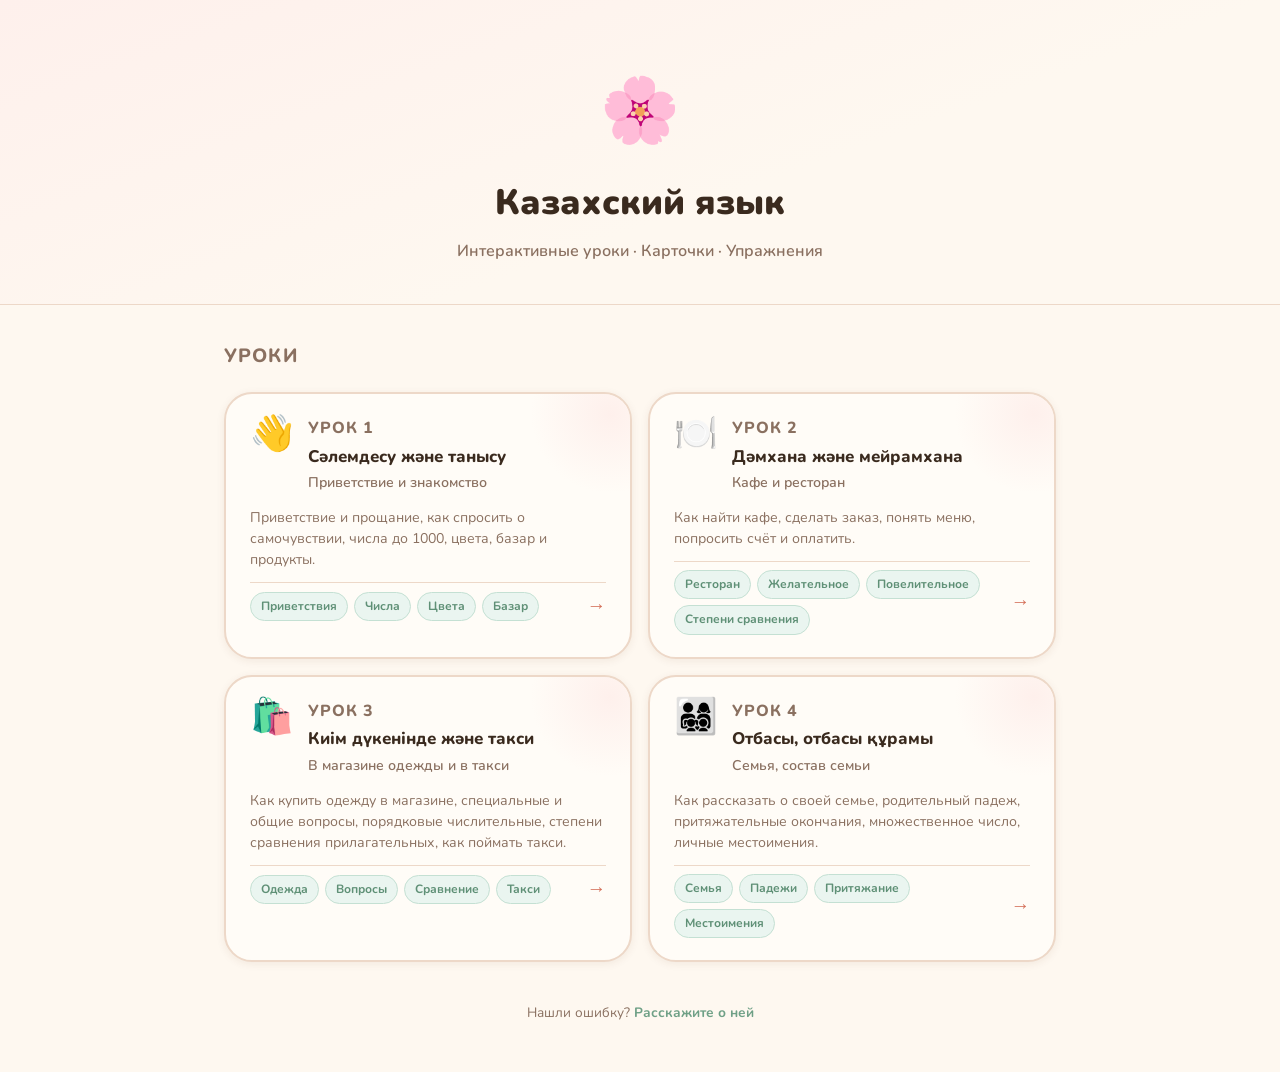
<file: index.html>
<!DOCTYPE html>
<html lang="ru">
<head>
  <meta charset="UTF-8" />
  <meta name="viewport" content="width=device-width, initial-scale=1.0" />
  <title>Казахский язык — Уроки</title>
  <link rel="preconnect" href="https://fonts.googleapis.com" />
  <link rel="preconnect" href="https://fonts.gstatic.com" crossorigin />
  <link href="https://fonts.googleapis.com/css2?family=Nunito:wght@400;500;600;700;800;900&display=swap" rel="stylesheet" />
  <link rel="stylesheet" href="css/style.css" />
</head>
<body>

  <!-- ===== HERO ===== -->
  <div class="index-page">
    <div class="index-hero">
      <div class="index-hero-emoji">🌸</div>
      <h1>Казахский язык</h1>
      <p>Интерактивные уроки · Карточки · Упражнения</p>
    </div>

    <!-- ===== A1 LESSONS GRID ===== -->
    <div class="lessons-section" id="section-a1">
      <h2>Уроки</h2>
      <div class="lessons-grid" id="lessons-grid">
        <!-- Rendered by app.js -->
      </div>
    </div>
    <!-- ===== FEEDBACK ===== -->
    <div class="index-feedback">
      Нашли ошибку? <a href="https://forms.gle/gxbgMMxyrvkBxPB76" target="_blank" rel="noopener">Расскажите о ней</a>
    </div>
  </div>

  <script src="js/app.js"></script>
</body>
</html>
</file>
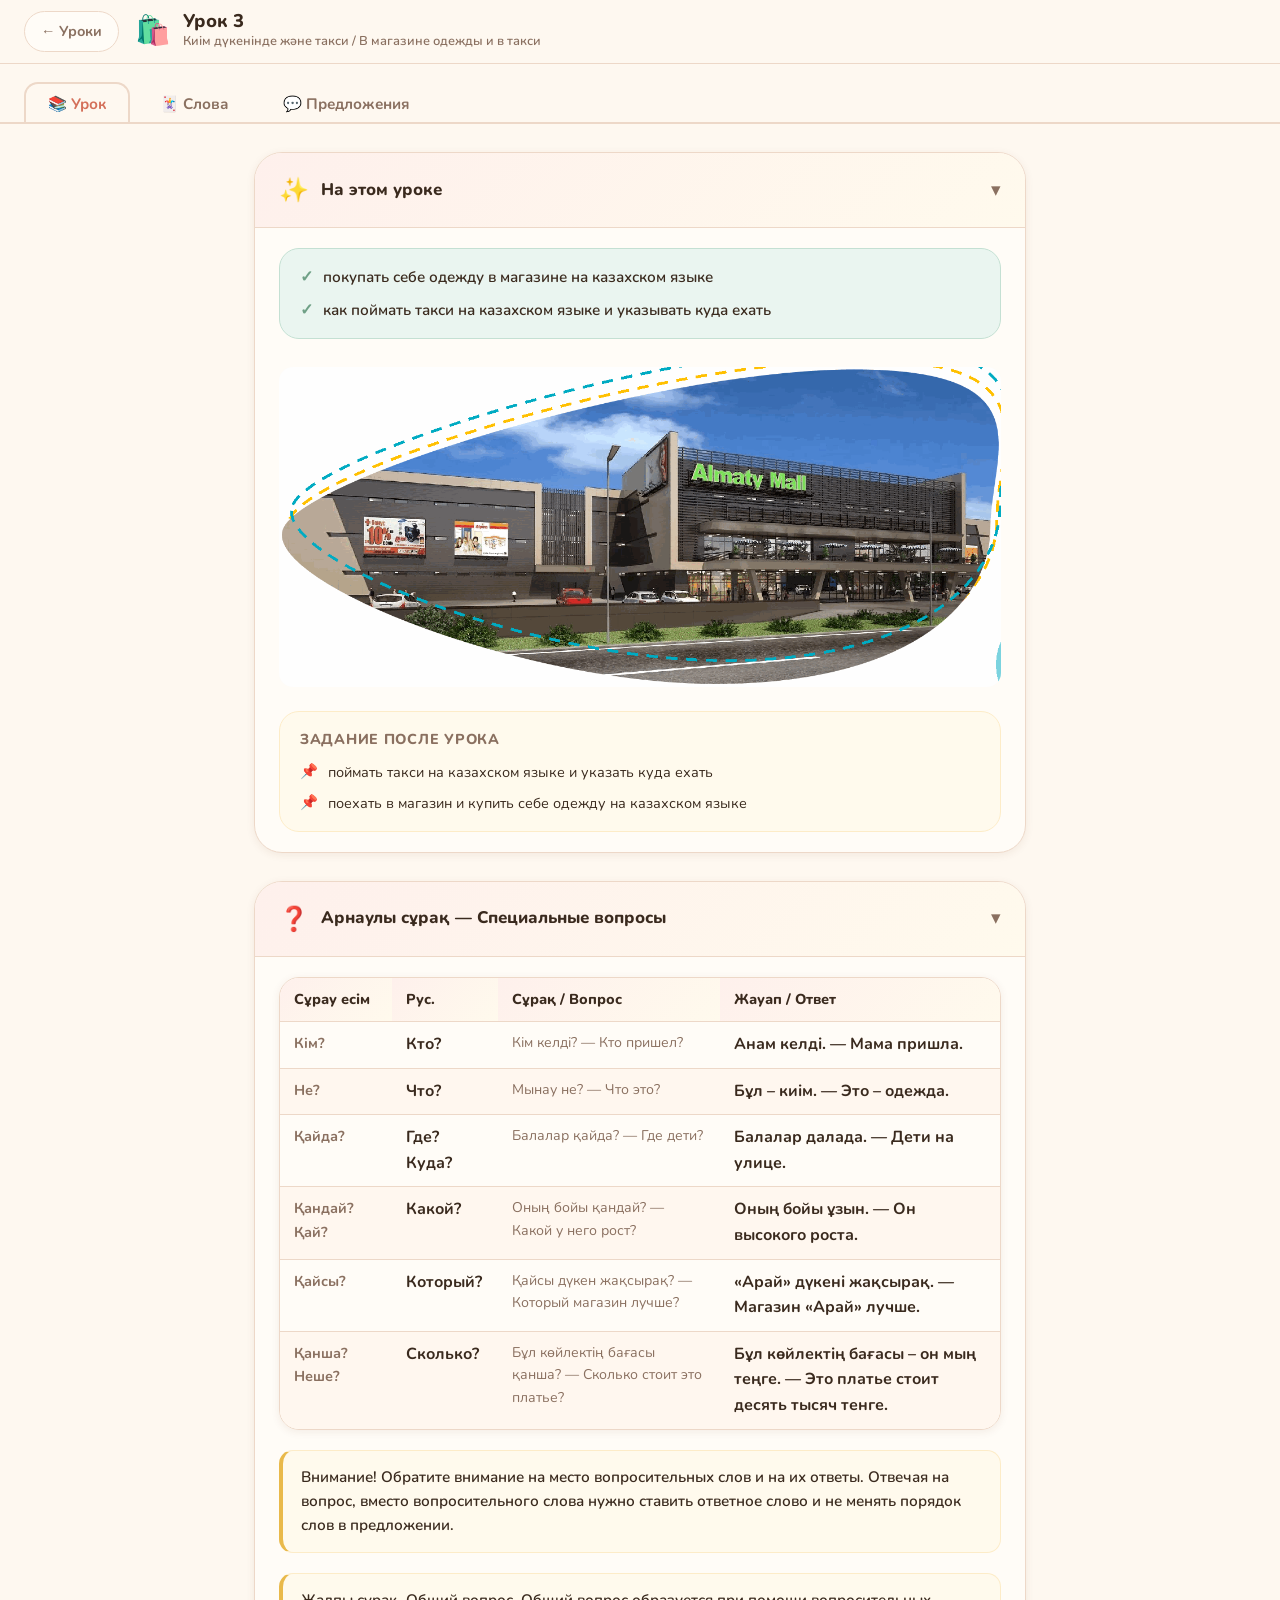
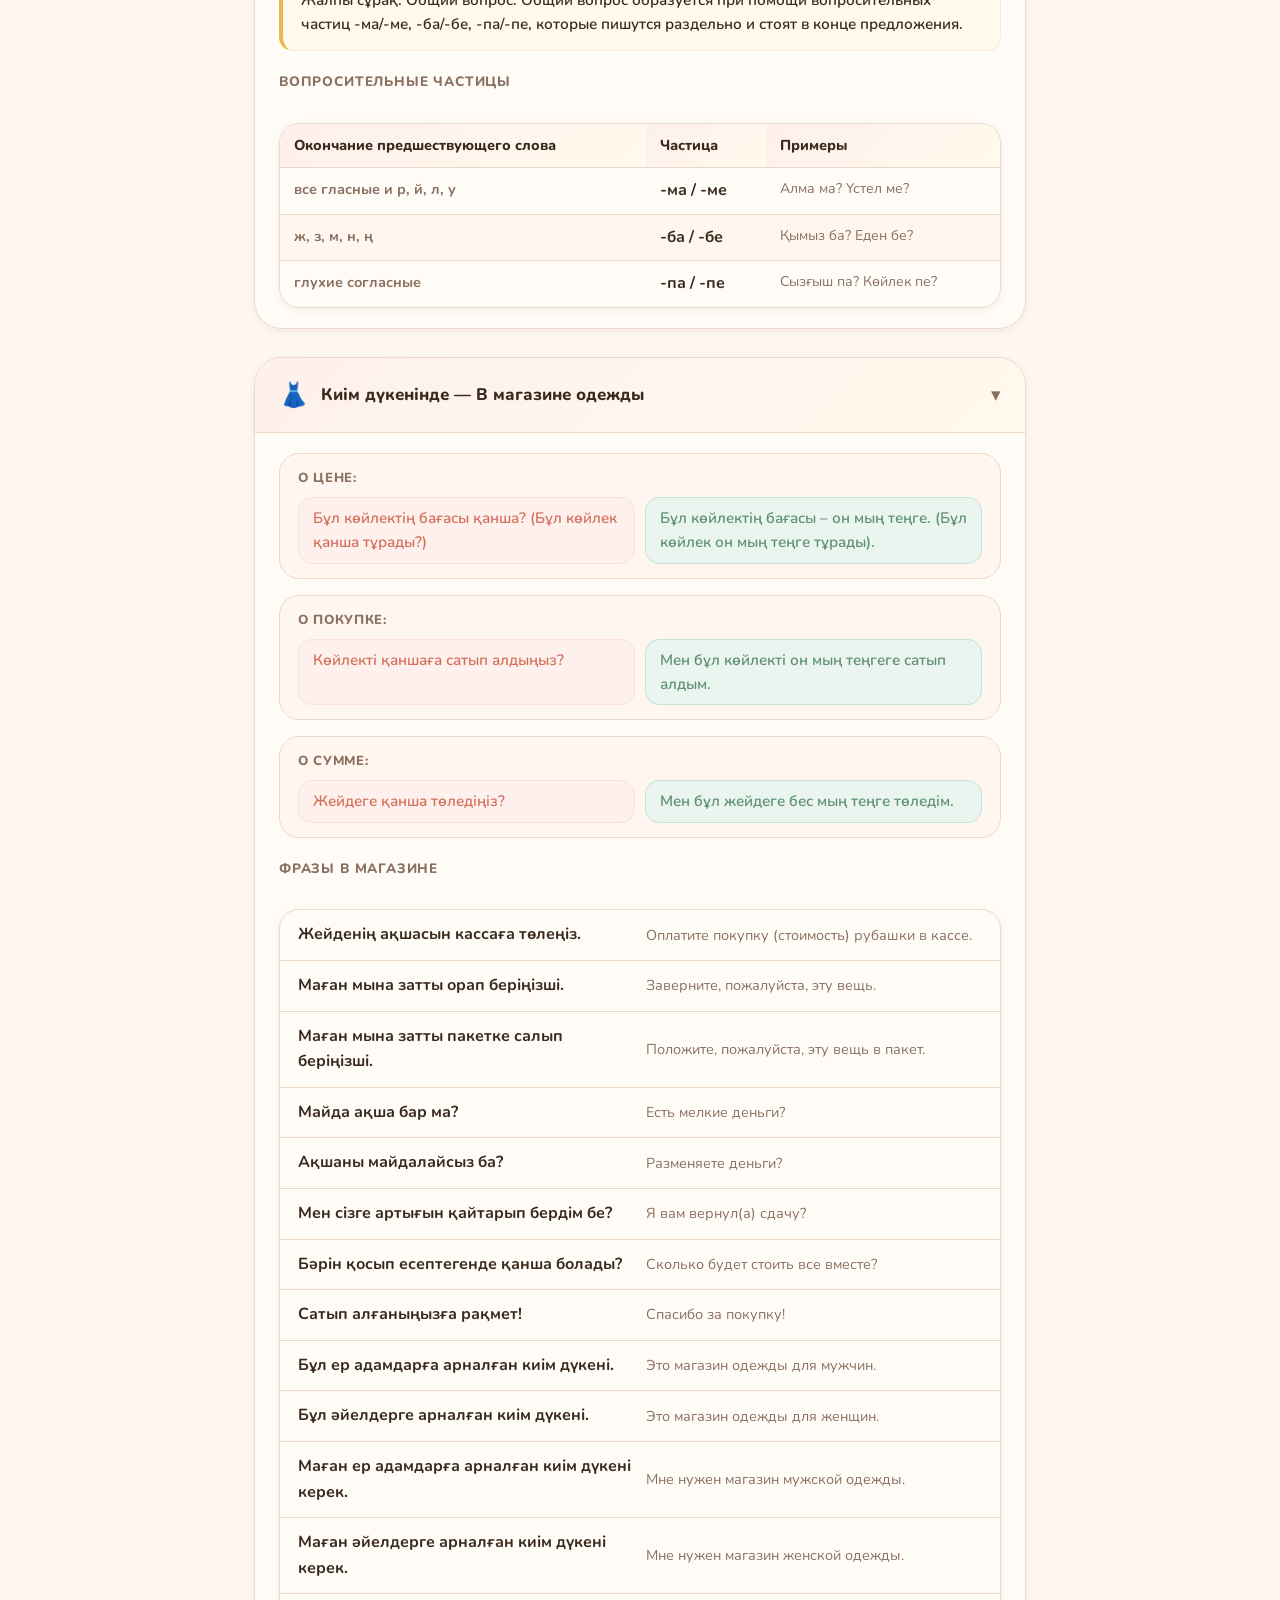
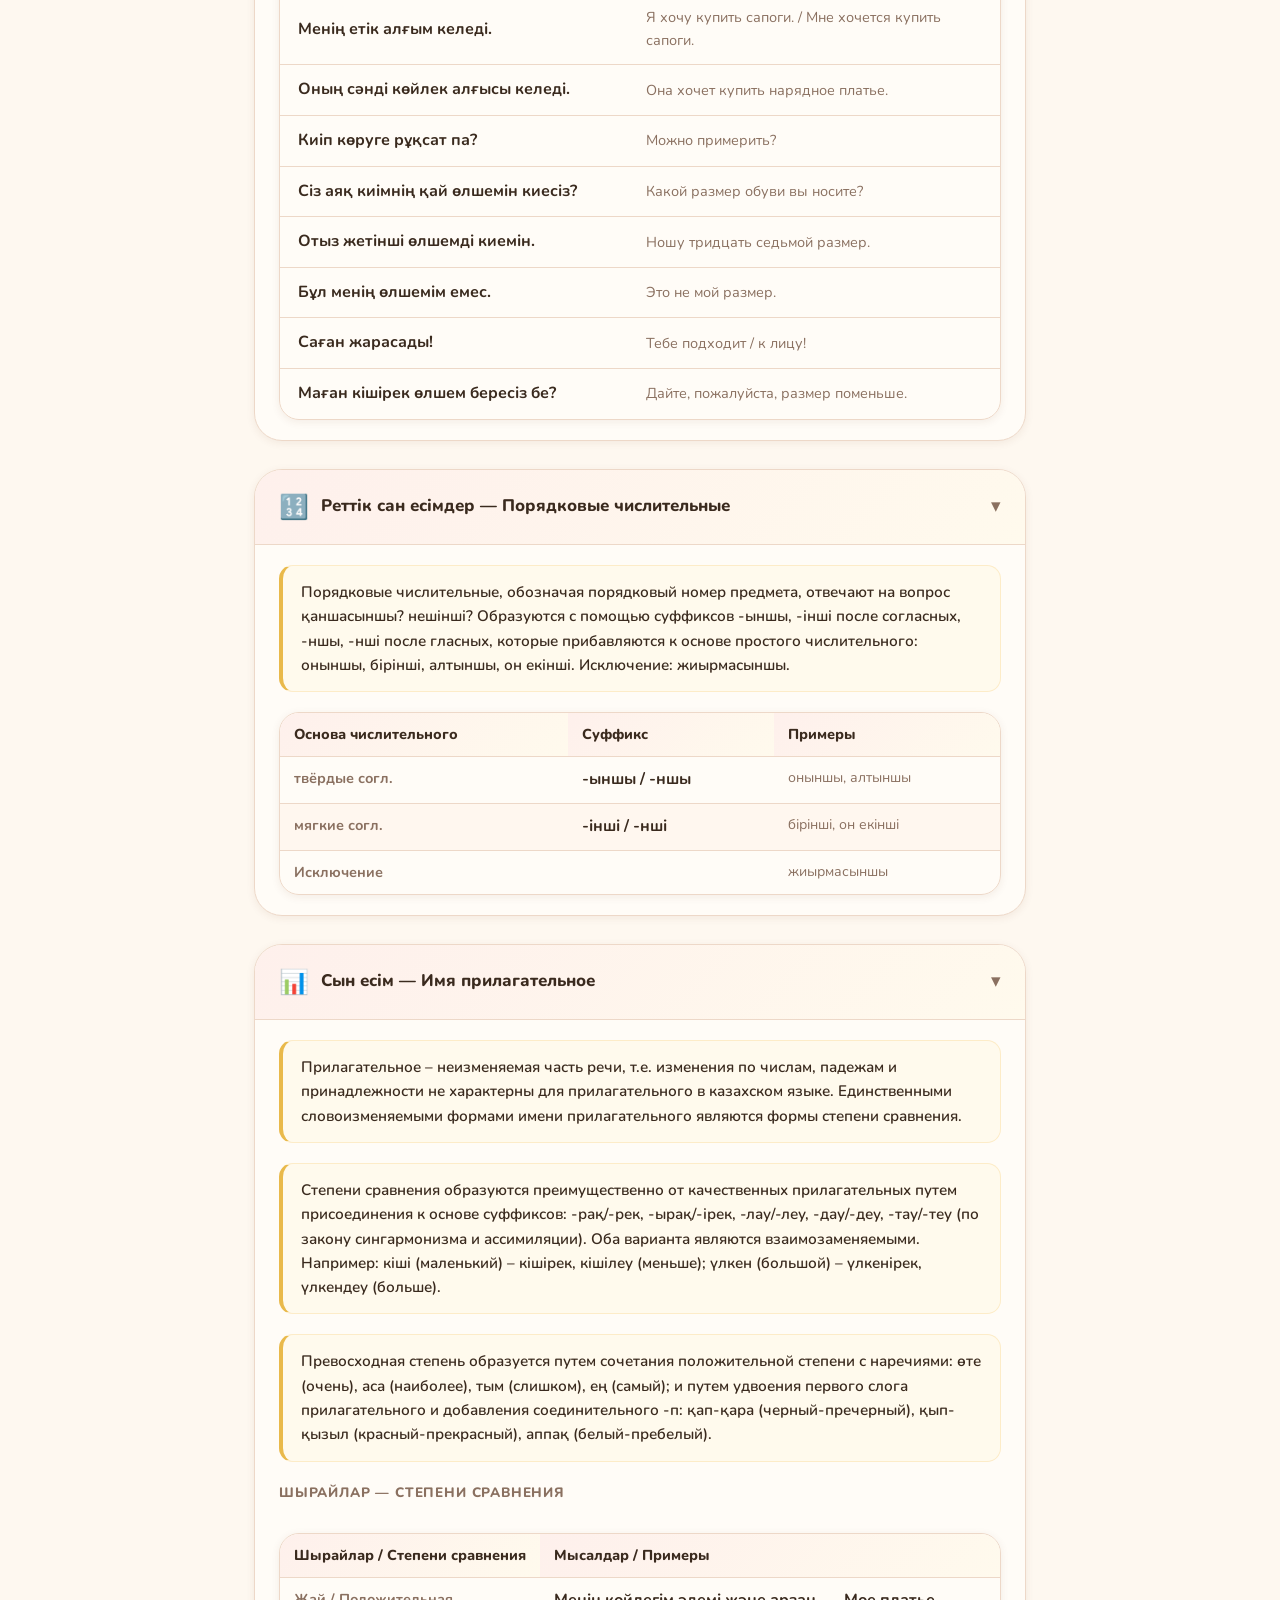
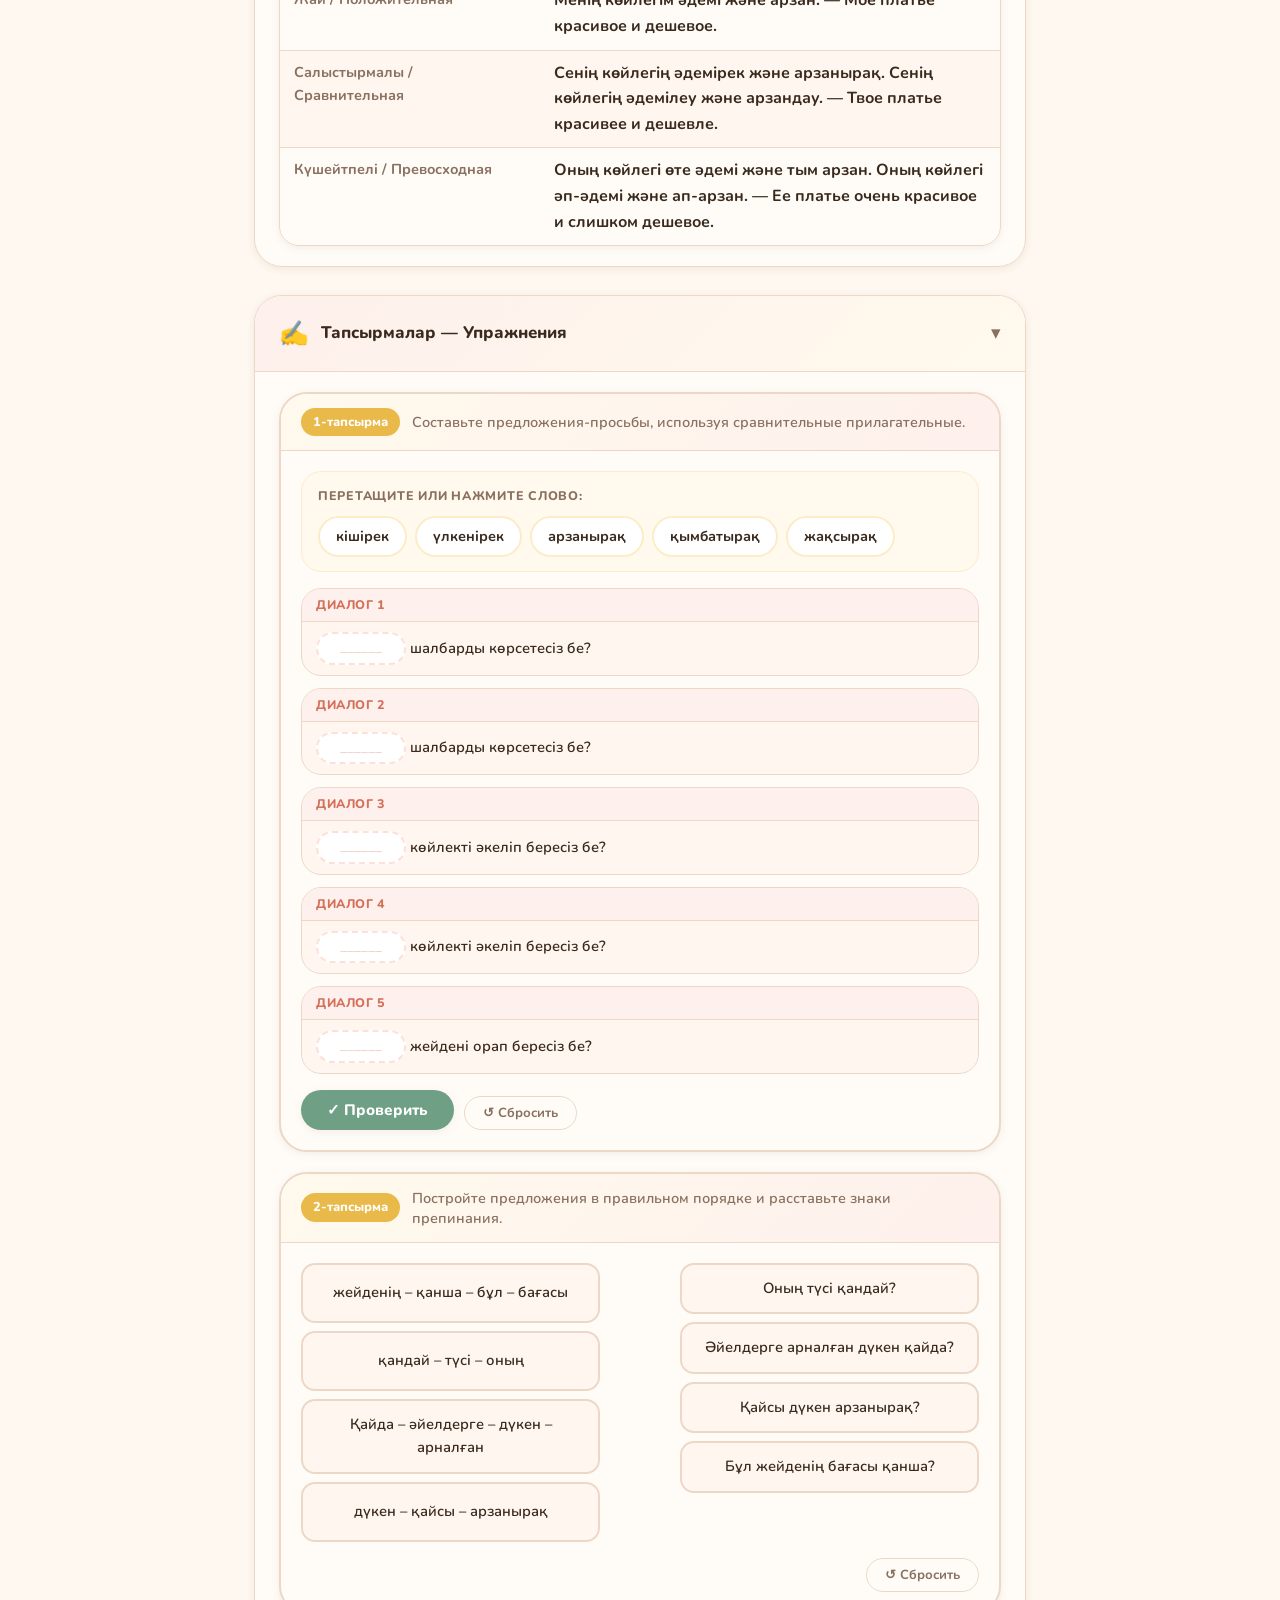
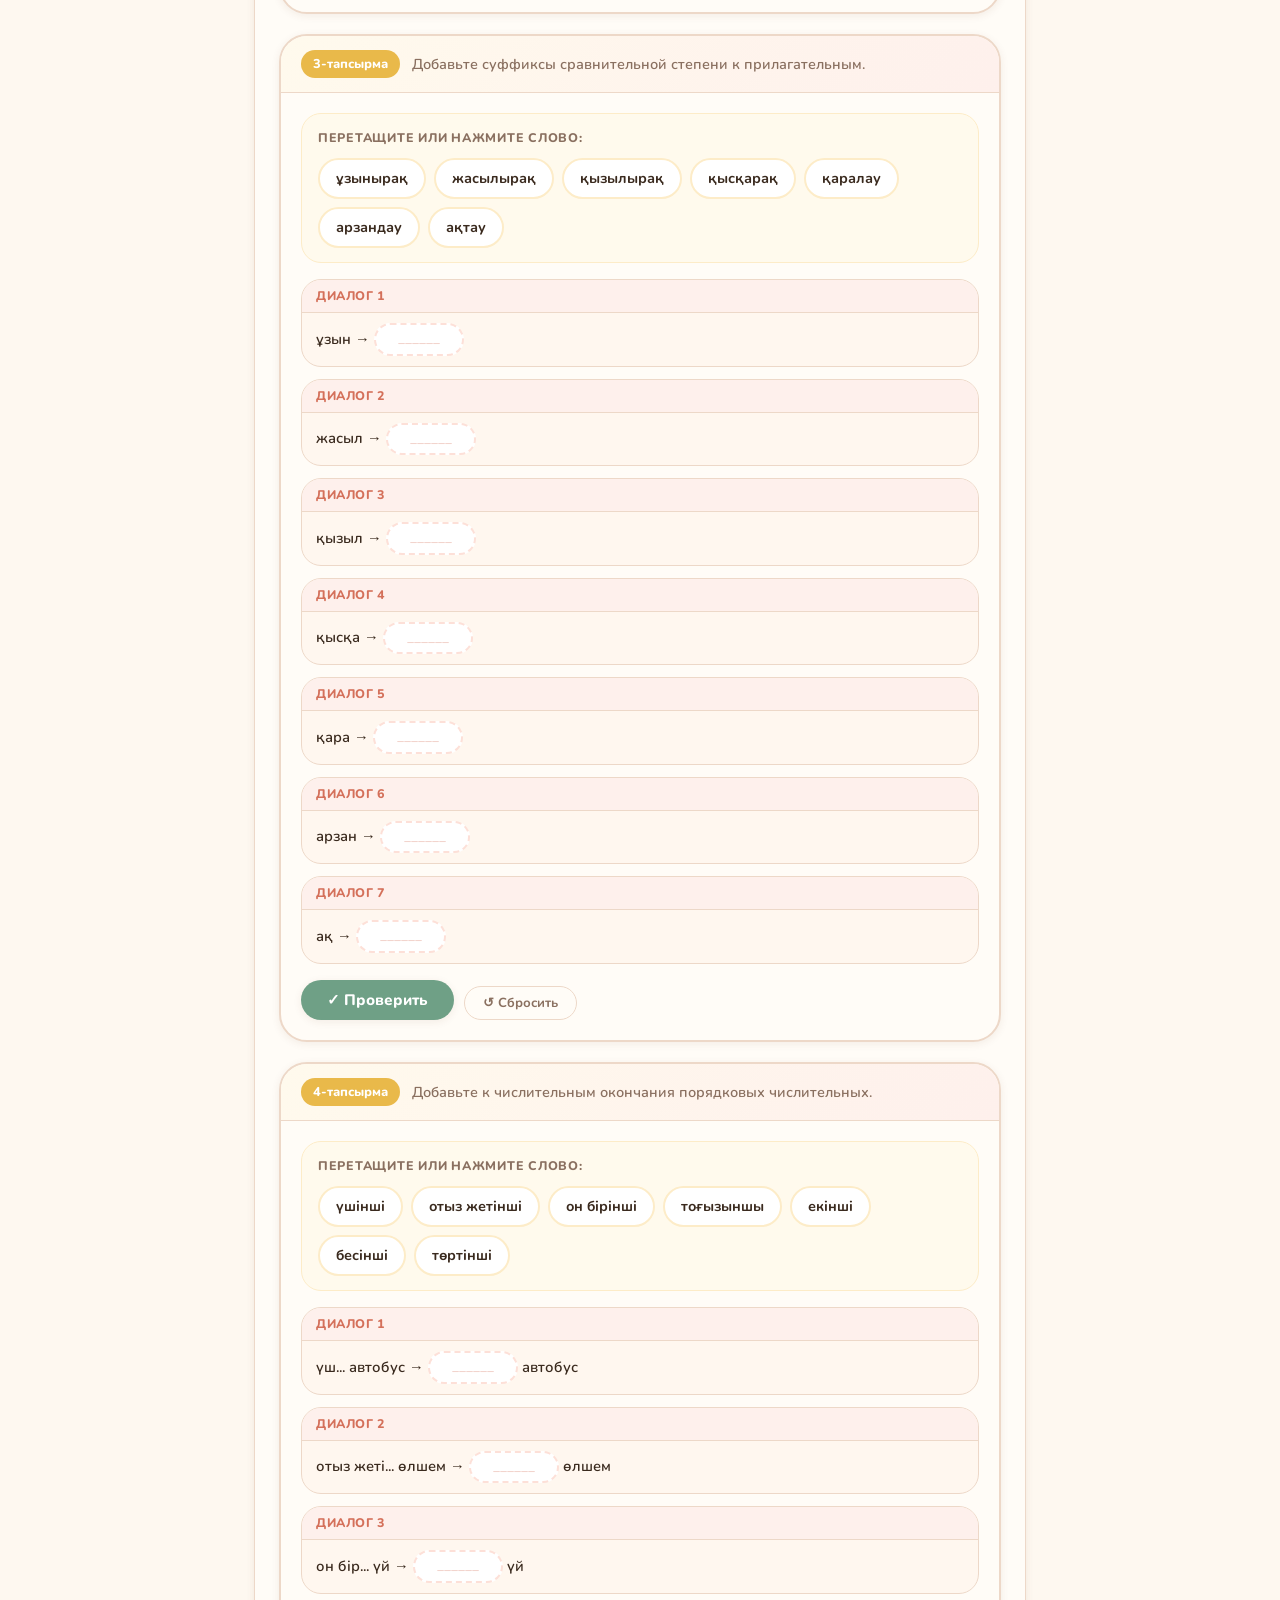
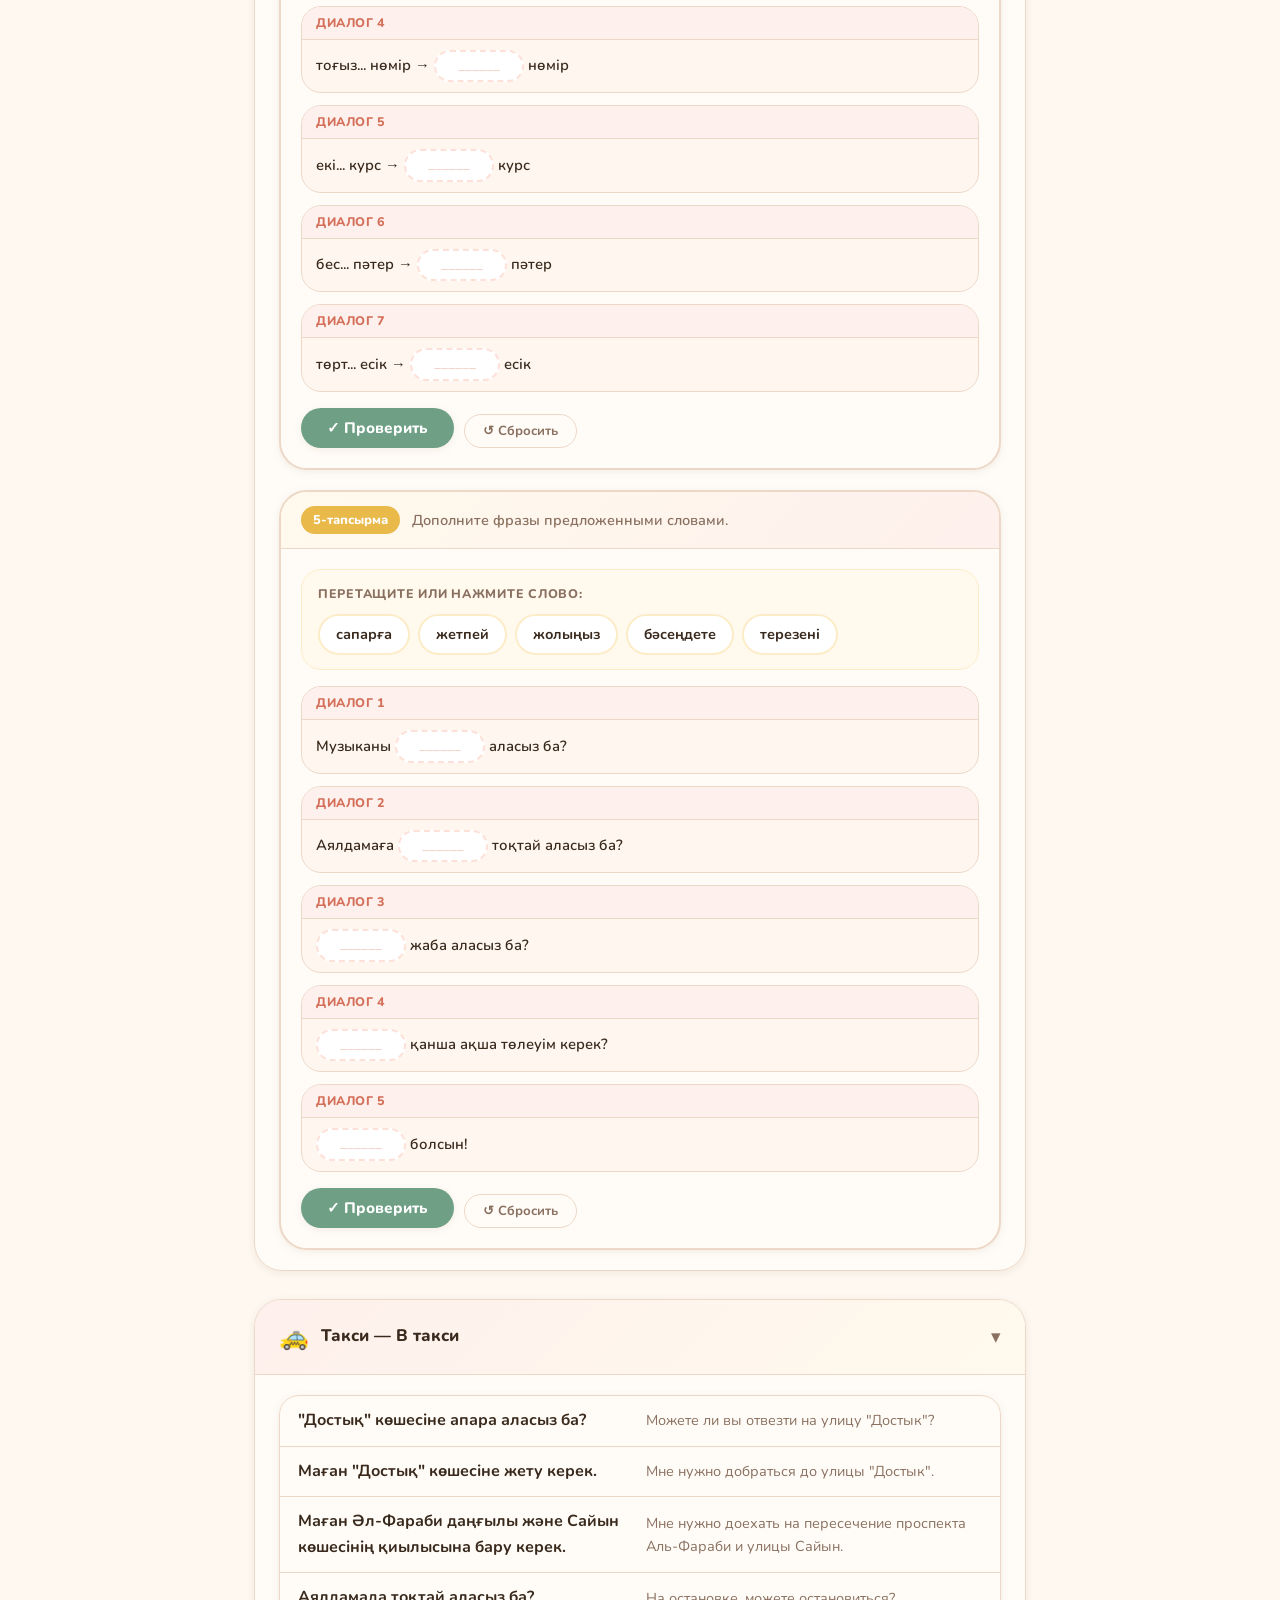
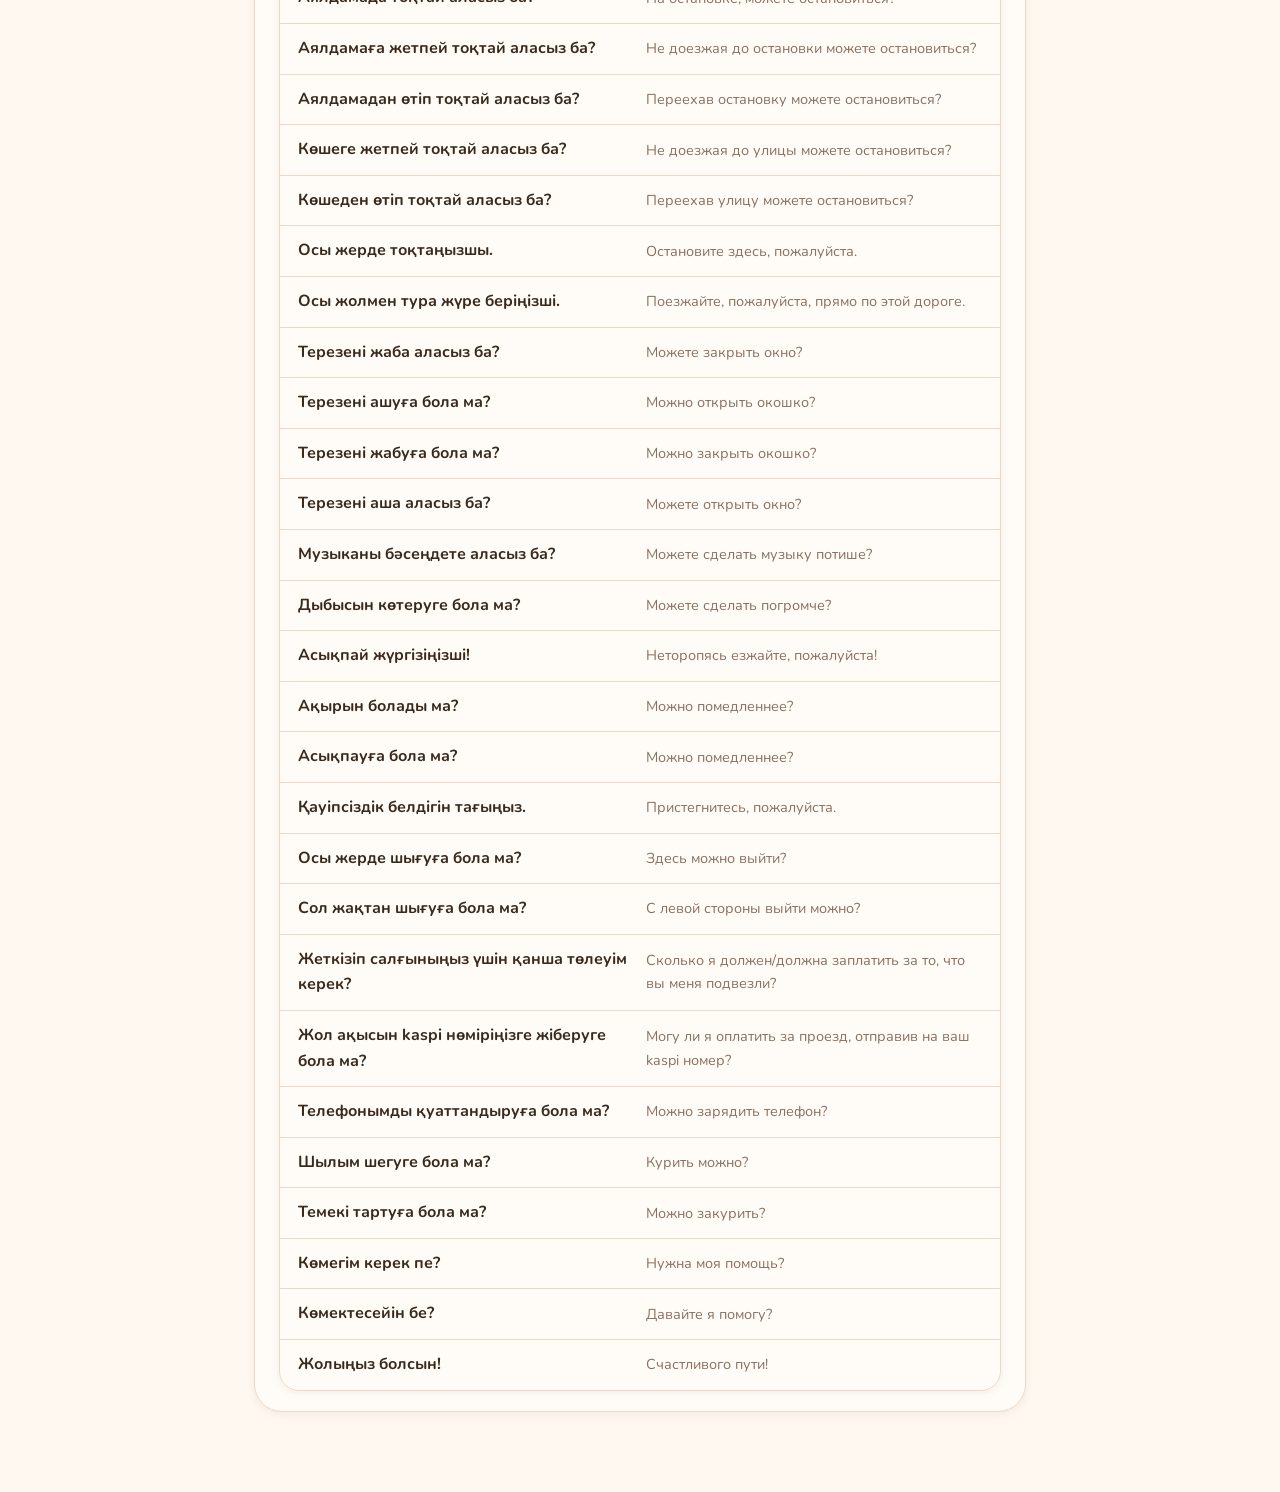
<file: lesson-3.html>
<!DOCTYPE html>
<html lang="ru">
<head>
  <meta charset="UTF-8" />
  <meta name="viewport" content="width=device-width, initial-scale=1.0" />
  <title>Урок 3 — Казахский язык</title>
  <link rel="preconnect" href="https://fonts.googleapis.com" />
  <link rel="preconnect" href="https://fonts.gstatic.com" crossorigin />
  <link href="https://fonts.googleapis.com/css2?family=Nunito:wght@400;500;600;700;800;900&display=swap" rel="stylesheet" />
  <link rel="stylesheet" href="css/style.css" />
</head>
<body>

  <!-- ===== HEADER ===== -->
  <header class="site-header">
    <a href="index.html" class="back-btn">← Уроки</a>
    <div class="header-lesson-info">
      <div class="header-lesson-icon" id="header-lesson-icon">🛍️</div>
      <div>
        <h1 id="header-lesson-title">Урок 3</h1>
        <p id="header-lesson-subtitle">Киім дүкенінде және такси</p>
      </div>
    </div>
  </header>

  <!-- ===== TABS NAV ===== -->
  <nav class="tabs-nav">
    <button class="tab-btn active" data-tab="lesson">📚 Урок</button>
    <button class="tab-btn" data-tab="words">🃏 Слова</button>
    <button class="tab-btn" data-tab="sentences">💬 Предложения</button>
  </nav>

  <!-- ===== TAB PANES ===== -->
  <main>
    <!-- Lesson tab: rendered by lesson.js -->
    <div id="tab-lesson" class="tab-pane active"></div>

    <!-- Words tab: rendered by flashcards.js (lazy) -->
    <div id="tab-words" class="tab-pane"></div>

    <!-- Sentences tab: rendered by flashcards.js (lazy) -->
    <div id="tab-sentences" class="tab-pane"></div>
  </main>

  <!-- ===== SCRIPTS ===== -->
  <!-- Data first -->
  <script src="js/data/lesson-3.js"></script>
  <!-- Components (no dependencies) -->
  <script src="js/components.js"></script>
  <!-- Exercises (depends on KazComponents) -->
  <script src="js/exercises.js"></script>
  <!-- Flashcards (no dependencies) -->
  <script src="js/flashcards.js"></script>
  <!-- Lesson orchestrator (depends on all above) -->
  <script src="js/lesson.js"></script>
  <!-- Init -->
  <script>
    document.addEventListener('DOMContentLoaded', function () {
      KazLesson.init(3);
    });
  </script>

</body>
</html>
</file>
<file: css/style.css>
/* ===== COZY KAZAKH LESSONS ===== */

@import url('https://fonts.googleapis.com/css2?family=Nunito:wght@400;500;600;700;800;900&display=swap');

/* ---- Variables ---- */
:root {
  --bg-page:     #fef8f0;
  --bg-card:     #fffcf7;
  --bg-card2:    #fff7ef;

  --primary:       #d4705a;
  --primary-h:     #c4604a;
  --primary-light: #fde0d8;
  --primary-pale:  #fef0ec;

  --secondary:       #6fa086;
  --secondary-h:     #5f9076;
  --secondary-light: #c4e0d3;
  --secondary-pale:  #eaf5f0;

  --accent:       #e9b94a;
  --accent-light: #fdecc8;
  --accent-pale:  #fffaed;

  --success:       #52a872;
  --success-light: #c2e8d2;
  --success-pale:  #edfaf3;

  --error:       #d45050;
  --error-light: #f5c0c0;
  --error-pale:  #fff0f0;

  --text:       #3a2a1e;
  --text-muted: #8a7060;
  --text-light: #b8a090;

  --border:     #edd8c8;
  --border-h:   #d8c0a8;

  --shadow-sm: 0 2px 8px rgba(100,55,30,.08);
  --shadow-md: 0 4px 18px rgba(100,55,30,.12);
  --shadow-lg: 0 8px 36px rgba(100,55,30,.16);
  --shadow-xl: 0 16px 56px rgba(100,55,30,.2);

  --r-sm: 8px;
  --r-md: 14px;
  --r-lg: 20px;
  --r-xl: 28px;
  --r-pill: 999px;

  --font: 'Nunito', 'Segoe UI', sans-serif;
  --transition: .2s cubic-bezier(.4,0,.2,1);
}

/* ---- Reset ---- */
*, *::before, *::after { box-sizing: border-box; margin: 0; padding: 0; }
html { scroll-behavior: smooth; }
body {
  font-family: var(--font);
  background: var(--bg-page);
  color: var(--text);
  line-height: 1.6;
  min-height: 100vh;
}
img { max-width: 100%; display: block; }
button { font-family: var(--font); cursor: pointer; border: none; outline: none; }
a { color: inherit; text-decoration: none; }

/* ---- Scrollbar ---- */
::-webkit-scrollbar { width: 8px; }
::-webkit-scrollbar-track { background: var(--bg-page); }
::-webkit-scrollbar-thumb { background: var(--border); border-radius: var(--r-pill); }
::-webkit-scrollbar-thumb:hover { background: var(--border-h); }

/* ============================================================
   LAYOUT
   ============================================================ */

.site-header {
  position: sticky;
  top: 0;
  z-index: 100;
  background: rgba(254,248,240,.92);
  backdrop-filter: blur(12px);
  border-bottom: 1px solid var(--border);
  padding: 0 24px;
  height: 64px;
  display: flex;
  align-items: center;
  gap: 16px;
}

.back-btn {
  display: flex;
  align-items: center;
  gap: 6px;
  padding: 8px 16px;
  background: var(--bg-card);
  border: 1.5px solid var(--border);
  border-radius: var(--r-pill);
  font-size: .9rem;
  font-weight: 700;
  color: var(--text-muted);
  transition: var(--transition);
  white-space: nowrap;
}
.back-btn:hover {
  background: var(--primary-pale);
  border-color: var(--primary);
  color: var(--primary);
  transform: translateX(-2px);
}

.header-lesson-info {
  display: flex;
  align-items: center;
  gap: 12px;
  flex: 1;
}
.header-lesson-icon { font-size: 1.8rem; line-height: 1; }
.header-lesson-info h1 { font-size: 1.15rem; font-weight: 800; line-height: 1.1; }
.header-lesson-info p { font-size: .8rem; color: var(--text-muted); font-weight: 600; }

/* ---- Tabs ---- */
.tabs-nav {
  display: flex;
  gap: 6px;
  padding: 16px 24px 0;
  border-bottom: 2px solid var(--border);
  background: var(--bg-page);
  position: sticky;
  top: 64px;
  z-index: 90;
  overflow-x: auto;
  -webkit-overflow-scrolling: touch;
}
.tabs-nav::-webkit-scrollbar { height: 0; }

.tab-btn {
  padding: 10px 22px;
  border-radius: var(--r-md) var(--r-md) 0 0;
  font-size: .95rem;
  font-weight: 700;
  color: var(--text-muted);
  background: transparent;
  border: 2px solid transparent;
  border-bottom: none;
  white-space: nowrap;
  transition: var(--transition);
  position: relative;
  bottom: -2px;
}
.tab-btn:hover { color: var(--primary); background: var(--primary-pale); }
.tab-btn.active {
  color: var(--primary);
  background: var(--bg-page);
  border-color: var(--border);
  border-bottom-color: var(--bg-page);
}

.tab-pane { display: none; }
.tab-pane.active {
  display: block;
  animation: fadeSlideUp .35s ease forwards;
}

.lesson-container {
  max-width: 820px;
  margin: 0 auto;
  padding: 28px 24px 80px;
  display: flex;
  flex-direction: column;
  gap: 28px;
}

/* ============================================================
   SECTION BLOCKS
   ============================================================ */

.section-block {
  background: var(--bg-card);
  border: 1.5px solid var(--border);
  border-radius: var(--r-xl);
  overflow: hidden;
  box-shadow: var(--shadow-sm);
  transition: box-shadow var(--transition);
}
.section-block:hover { box-shadow: var(--shadow-md); }

.section-header {
  display: flex;
  align-items: center;
  gap: 12px;
  padding: 18px 24px;
  background: linear-gradient(135deg, var(--primary-pale), var(--accent-pale));
  border-bottom: 1.5px solid var(--border);
  cursor: pointer;
  user-select: none;
}
.section-icon { font-size: 1.5rem; }
.section-title { font-size: 1.05rem; font-weight: 800; flex: 1; }
.section-toggle {
  font-size: 1.2rem;
  color: var(--text-muted);
  transition: transform var(--transition);
}
.section-block.collapsed .section-toggle { transform: rotate(-90deg); }

.section-body {
  padding: 20px 24px;
  display: flex;
  flex-direction: column;
  gap: 20px;
}
.section-block.collapsed .section-body { display: none; }

/* ============================================================
   THEORY COMPONENTS
   ============================================================ */

/* Goals block */
.goals-block {
  background: var(--secondary-pale);
  border: 1.5px solid var(--secondary-light);
  border-radius: var(--r-lg);
  padding: 16px 20px;
}
.goals-block ul { list-style: none; display: flex; flex-direction: column; gap: 8px; }
.goals-block li {
  display: flex;
  align-items: flex-start;
  gap: 10px;
  font-weight: 600;
  font-size: .95rem;
}
.goals-block li::before {
  content: '✓';
  color: var(--secondary);
  font-weight: 900;
  font-size: 1rem;
  line-height: 1.5;
  flex-shrink: 0;
}

.task-after-lesson {
  background: var(--accent-pale);
  border: 1.5px solid var(--accent-light);
  border-radius: var(--r-lg);
  padding: 16px 20px;
}
.task-after-lesson h4 {
  font-size: .9rem;
  font-weight: 800;
  color: var(--text-muted);
  text-transform: uppercase;
  letter-spacing: .05em;
  margin-bottom: 10px;
}
.task-after-lesson ul { list-style: none; display: flex; flex-direction: column; gap: 8px; }
.task-after-lesson li {
  display: flex;
  align-items: flex-start;
  gap: 10px;
  font-size: .9rem;
}
.task-after-lesson li::before {
  content: '📌';
  flex-shrink: 0;
  line-height: 1.5;
}

/* Alphabet grid */
.alphabet-stats {
  display: inline-flex;
  gap: 8px;
  background: var(--primary-pale);
  border: 1.5px solid var(--primary-light);
  border-radius: var(--r-pill);
  padding: 6px 16px;
  font-size: .85rem;
  font-weight: 700;
  color: var(--primary);
  margin-bottom: 12px;
}

.alphabet-grid {
  display: flex;
  flex-wrap: wrap;
  gap: 6px;
}
.letter-cell {
  display: flex;
  align-items: center;
  justify-content: center;
  min-width: 52px;
  padding: 8px 10px;
  background: var(--bg-card2);
  border: 1.5px solid var(--border);
  border-radius: var(--r-sm);
  font-size: 1rem;
  font-weight: 700;
  transition: var(--transition);
  cursor: default;
}
.letter-cell:hover { transform: translateY(-2px); box-shadow: var(--shadow-sm); }
.letter-cell.special {
  background: var(--primary-pale);
  border-color: var(--primary-light);
  color: var(--primary);
}

/* Letter detail rows */
.letter-detail-table {
  width: 100%;
  border-collapse: separate;
  border-spacing: 0 6px;
}
.letter-detail-table td {
  padding: 6px 12px;
  font-size: .92rem;
}
.letter-detail-table td:first-child {
  font-size: 1.4rem;
  font-weight: 900;
  color: var(--primary);
  width: 56px;
  text-align: center;
  background: var(--primary-pale);
  border-radius: var(--r-sm) 0 0 var(--r-sm);
  border: 1.5px solid var(--primary-light);
  border-right: none;
}
.letter-detail-table td:nth-child(2) {
  background: var(--bg-card2);
  border-top: 1.5px solid var(--border);
  border-bottom: 1.5px solid var(--border);
  color: var(--text);
}
.letter-detail-table td:last-child {
  background: var(--bg-card2);
  border-radius: 0 var(--r-sm) var(--r-sm) 0;
  border: 1.5px solid var(--border);
  border-left: none;
  font-style: italic;
  color: var(--text-muted);
  font-weight: 600;
}

.block-subtitle {
  font-size: .85rem;
  font-weight: 800;
  text-transform: uppercase;
  letter-spacing: .06em;
  color: var(--text-muted);
  margin-bottom: 10px;
}

/* Grammar table */
.grammar-table-wrap {
  overflow-x: auto;
  border-radius: var(--r-lg);
  border: 1.5px solid var(--border);
  box-shadow: var(--shadow-sm);
}
.grammar-table {
  width: 100%;
  border-collapse: collapse;
  font-size: .9rem;
}
.grammar-table th {
  padding: 10px 14px;
  background: linear-gradient(135deg, var(--primary-pale), var(--accent-pale));
  color: var(--text);
  font-weight: 800;
  text-align: left;
  border-bottom: 1.5px solid var(--border);
  white-space: nowrap;
}
.grammar-table td {
  padding: 10px 14px;
  border-bottom: 1px solid var(--border);
  vertical-align: top;
}
.grammar-table tr:last-child td { border-bottom: none; }
.grammar-table tr:nth-child(even) td { background: var(--bg-card2); }
.grammar-table td:first-child { font-weight: 700; color: var(--text-muted); }
.grammar-table .kz-text { font-weight: 700; font-size: 1rem; color: var(--text); }
.grammar-table .ru-text { color: var(--text-muted); font-size: .88rem; }
.grammar-note {
  font-size: .85rem;
  color: var(--text-muted);
  font-style: italic;
  margin-bottom: 8px;
}

/* Vocab table */
.vocab-table-wrap {
  border: 1.5px solid var(--border);
  border-radius: var(--r-lg);
  overflow: hidden;
  box-shadow: var(--shadow-sm);
}
.vocab-row {
  display: grid;
  grid-template-columns: 1fr 1fr;
  padding: 12px 18px;
  border-bottom: 1px solid var(--border);
  gap: 12px;
  align-items: center;
  transition: background var(--transition);
}
.vocab-row:last-child { border-bottom: none; }
.vocab-row:hover { background: var(--primary-pale); }
.vocab-row .kz { font-weight: 700; font-size: 1rem; }
.vocab-row .ru { color: var(--text-muted); font-size: .9rem; }

/* Dialogue examples */
.dialogue-examples { display: flex; flex-direction: column; gap: 14px; }
.dialogue-example-card {
  background: var(--bg-card2);
  border: 1.5px solid var(--border);
  border-radius: var(--r-lg);
  overflow: hidden;
}
.dialogue-example-label {
  padding: 8px 16px;
  background: var(--accent-pale);
  border-bottom: 1px solid var(--border);
  font-size: .82rem;
  font-weight: 700;
  color: var(--text-muted);
}
.dialogue-example-lines { padding: 12px 16px; display: flex; flex-direction: column; gap: 6px; }
.dialogue-line {
  font-size: .95rem;
  font-weight: 600;
  padding: 4px 0;
}

.dialogue-pairs { display: flex; flex-direction: column; gap: 16px; }
.dialogue-pair {
  background: var(--bg-card2);
  border: 1.5px solid var(--border);
  border-radius: var(--r-lg);
  padding: 14px 18px;
}
.dialogue-pair-label {
  font-size: .82rem;
  font-weight: 800;
  color: var(--text-muted);
  margin-bottom: 8px;
  text-transform: uppercase;
  letter-spacing: .05em;
}
.dialogue-pair-line {
  display: flex;
  gap: 10px;
  margin-bottom: 6px;
}
.dialogue-pair-line:last-child { margin-bottom: 0; }
.dp-q, .dp-a {
  padding: 8px 14px;
  border-radius: var(--r-md);
  font-size: .95rem;
  font-weight: 600;
  flex: 1;
}
.dp-q {
  background: var(--primary-pale);
  border: 1.5px solid var(--primary-light);
  color: var(--primary);
}
.dp-a {
  background: var(--secondary-pale);
  border: 1.5px solid var(--secondary-light);
  color: var(--secondary-h);
}

/* Colors grid */
.colors-grid {
  display: flex;
  flex-wrap: wrap;
  gap: 10px;
}
.color-chip {
  display: flex;
  align-items: center;
  gap: 10px;
  padding: 10px 16px;
  background: var(--bg-card);
  border: 1.5px solid var(--border);
  border-radius: var(--r-pill);
  box-shadow: var(--shadow-sm);
  transition: var(--transition);
}
.color-chip:hover { transform: translateY(-2px); box-shadow: var(--shadow-md); }
.color-dot {
  width: 20px;
  height: 20px;
  border-radius: 50%;
  border: 2px solid rgba(0,0,0,.1);
  flex-shrink: 0;
}
.color-kz { font-weight: 700; font-size: .95rem; }
.color-ru { font-size: .8rem; color: var(--text-muted); }

/* Numbers table */
.numbers-grid {
  display: grid;
  grid-template-columns: repeat(auto-fill, minmax(140px, 1fr));
  gap: 8px;
}
.number-cell {
  display: flex;
  align-items: center;
  gap: 10px;
  padding: 10px 14px;
  background: var(--bg-card2);
  border: 1.5px solid var(--border);
  border-radius: var(--r-md);
  transition: var(--transition);
}
.number-cell:hover {
  background: var(--primary-pale);
  border-color: var(--primary-light);
  transform: translateY(-2px);
  box-shadow: var(--shadow-sm);
}
.number-digit {
  font-size: 1.1rem;
  font-weight: 900;
  color: var(--primary);
  min-width: 40px;
  text-align: right;
}
.number-word { font-size: .9rem; font-weight: 700; }

.numbers-note {
  background: var(--accent-pale);
  border: 1.5px solid var(--accent-light);
  border-radius: var(--r-md);
  padding: 12px 16px;
  font-size: .88rem;
  color: var(--text-muted);
  font-weight: 600;
}
.numbers-note::before { content: '💡 '; }

/* Vocab with emoji */
.vocab-emoji-grid {
  display: grid;
  grid-template-columns: repeat(auto-fill, minmax(160px, 1fr));
  gap: 10px;
}
.vocab-emoji-cell {
  display: flex;
  align-items: center;
  gap: 10px;
  padding: 12px 14px;
  background: var(--bg-card2);
  border: 1.5px solid var(--border);
  border-radius: var(--r-md);
  transition: var(--transition);
}
.vocab-emoji-cell:hover {
  background: var(--secondary-pale);
  border-color: var(--secondary-light);
  transform: translateY(-2px);
  box-shadow: var(--shadow-sm);
}
.vocab-emoji { font-size: 1.6rem; flex-shrink: 0; }
.vocab-emoji-text .kz { font-weight: 700; font-size: .92rem; }
.vocab-emoji-text .ru { font-size: .78rem; color: var(--text-muted); }

/* ============================================================
   EXERCISES
   ============================================================ */

.exercise-block {
  background: var(--bg-card);
  border: 2px solid var(--border);
  border-radius: var(--r-xl);
  overflow: hidden;
  box-shadow: var(--shadow-sm);
}

.exercise-header {
  display: flex;
  align-items: center;
  gap: 12px;
  padding: 14px 20px;
  background: linear-gradient(135deg, var(--accent-pale), var(--primary-pale));
  border-bottom: 1.5px solid var(--border);
}
.exercise-badge {
  padding: 4px 12px;
  background: var(--accent);
  color: white;
  border-radius: var(--r-pill);
  font-size: .8rem;
  font-weight: 800;
  white-space: nowrap;
}
.exercise-instruction {
  font-size: .9rem;
  font-weight: 600;
  color: var(--text-muted);
  line-height: 1.4;
}

.exercise-body { padding: 20px; }

.exercise-result {
  margin-top: 16px;
  padding: 12px 18px;
  border-radius: var(--r-md);
  font-size: .95rem;
  font-weight: 700;
  display: none;
  align-items: center;
  gap: 10px;
}
.exercise-result.success {
  display: flex;
  background: var(--success-pale);
  border: 1.5px solid var(--success-light);
  color: var(--success);
}
.exercise-result.partial {
  display: flex;
  background: var(--accent-pale);
  border: 1.5px solid var(--accent-light);
  color: #9a7020;
}
.exercise-result.error {
  display: flex;
  background: var(--error-pale);
  border: 1.5px solid var(--error-light);
  color: var(--error);
}

/* ---- Match Exercise ---- */
.match-exercise { display: flex; flex-direction: column; gap: 16px; }
.match-columns {
  display: grid;
  grid-template-columns: 1fr 1fr;
  gap: clamp(48px, 16%, 80px);
}
.match-column { display: flex; flex-direction: column; gap: 8px; }

.match-item {
  padding: 12px 16px;
  background: var(--bg-card2);
  border: 2px solid var(--border);
  border-radius: var(--r-md);
  font-size: .92rem;
  font-weight: 600;
  cursor: pointer;
  transition: var(--transition);
  text-align: center;
  user-select: none;
  min-height: 48px;
  display: flex;
  align-items: center;
  justify-content: center;
}
.match-item:hover:not(.matched):not(.wrong) {
  border-color: var(--primary);
  background: var(--primary-pale);
  transform: translateY(-1px);
  box-shadow: var(--shadow-sm);
}
.match-item.selected {
  border-color: var(--primary);
  background: var(--primary-pale);
  box-shadow: 0 0 0 3px var(--primary-light);
  animation: pulse .4s ease;
}
.match-item.matched {
  border-color: var(--success);
  background: var(--success-pale);
  color: var(--success);
  cursor: default;
  animation: matchSuccess .5s ease;
}
.match-item.matched::after {
  content: ' ✓';
  font-weight: 900;
}
.match-item.wrong {
  border-color: var(--error);
  background: var(--error-pale);
  animation: shake .4s ease;
}

.match-check-btn {
  align-self: center;
  padding: 11px 28px;
  background: var(--primary);
  color: white;
  border-radius: var(--r-pill);
  font-size: .95rem;
  font-weight: 800;
  transition: var(--transition);
  box-shadow: var(--shadow-sm);
}
.match-check-btn:hover {
  background: var(--primary-h);
  transform: translateY(-2px);
  box-shadow: var(--shadow-md);
}
.match-check-btn:disabled {
  opacity: .5;
  cursor: not-allowed;
  transform: none;
}

/* ---- Fill Dialog Exercise ---- */
.fill-dialog-exercise { display: flex; flex-direction: column; gap: 16px; }

.word-bank {
  display: flex;
  flex-wrap: wrap;
  gap: 8px;
  padding: 14px 16px;
  background: var(--accent-pale);
  border: 1.5px solid var(--accent-light);
  border-radius: var(--r-lg);
}
.word-bank-label {
  width: 100%;
  font-size: .78rem;
  font-weight: 800;
  text-transform: uppercase;
  letter-spacing: .06em;
  color: var(--text-muted);
  margin-bottom: 2px;
}
.word-chip {
  padding: 7px 16px;
  background: white;
  border: 2px solid var(--accent-light);
  border-radius: var(--r-pill);
  font-size: .9rem;
  font-weight: 700;
  cursor: pointer;
  transition: var(--transition);
  color: var(--text);
}
.word-chip:hover:not(.used) {
  border-color: var(--accent);
  background: var(--accent-pale);
  transform: translateY(-1px);
}
.word-chip.used {
  opacity: .35;
  cursor: not-allowed;
  text-decoration: line-through;
}

.dialog-blocks { display: flex; flex-direction: column; gap: 12px; }
.dialog-block {
  background: var(--bg-card2);
  border: 1.5px solid var(--border);
  border-radius: var(--r-lg);
  overflow: hidden;
}
.dialog-block-num {
  padding: 6px 14px;
  background: var(--primary-pale);
  border-bottom: 1px solid var(--border);
  font-size: .78rem;
  font-weight: 800;
  color: var(--primary);
  text-transform: uppercase;
  letter-spacing: .05em;
}
.dialog-lines { padding: 10px 14px; display: flex; flex-direction: column; gap: 6px; }
.dialog-line {
  font-size: .92rem;
  font-weight: 600;
  line-height: 1.6;
  display: flex;
  align-items: center;
  flex-wrap: wrap;
  gap: 4px;
}

.blank-slot {
  display: inline-flex;
  align-items: center;
  justify-content: center;
  min-width: 90px;
  padding: 3px 12px;
  background: white;
  border: 2px dashed var(--primary-light);
  border-radius: var(--r-pill);
  font-weight: 700;
  color: var(--primary);
  cursor: pointer;
  transition: var(--transition);
  font-size: .88rem;
  min-height: 30px;
  vertical-align: middle;
}
.blank-slot.empty::after { content: '______'; opacity: .3; }
.blank-slot:hover:not(.correct):not(.wrong-ans) {
  border-color: var(--primary);
  background: var(--primary-pale);
}
.blank-slot.correct {
  background: var(--success-pale);
  border-style: solid;
  border-color: var(--success);
  color: var(--success);
  cursor: default;
}
.blank-slot.wrong-ans {
  background: var(--error-pale);
  border-style: solid;
  border-color: var(--error);
  color: var(--error);
}
.blank-slot.filled {
  border-style: solid;
  border-color: var(--primary);
  background: var(--primary-pale);
}

.dialog-check-btn {
  align-self: flex-start;
  padding: 10px 26px;
  background: var(--secondary);
  color: white;
  border-radius: var(--r-pill);
  font-size: .95rem;
  font-weight: 800;
  transition: var(--transition);
  box-shadow: var(--shadow-sm);
}
.dialog-check-btn:hover {
  background: var(--secondary-h);
  transform: translateY(-2px);
  box-shadow: var(--shadow-md);
}

/* ---- Alpha Sort Exercise ---- */
.sort-exercise { display: flex; flex-direction: column; gap: 16px; }
.sort-bank {
  display: flex;
  flex-wrap: wrap;
  gap: 8px;
  padding: 14px 16px;
  background: var(--secondary-pale);
  border: 1.5px solid var(--secondary-light);
  border-radius: var(--r-lg);
  min-height: 56px;
}
.sort-bank-label {
  width: 100%;
  font-size: .78rem;
  font-weight: 800;
  text-transform: uppercase;
  letter-spacing: .06em;
  color: var(--text-muted);
  margin-bottom: 2px;
}
.sort-chip {
  padding: 8px 18px;
  background: white;
  border: 2px solid var(--secondary-light);
  border-radius: var(--r-pill);
  font-size: .92rem;
  font-weight: 700;
  cursor: pointer;
  transition: var(--transition);
}
.sort-chip:hover {
  border-color: var(--secondary);
  background: var(--secondary-pale);
  transform: translateY(-2px);
  box-shadow: var(--shadow-sm);
}
.sort-chip.placed { opacity: .3; cursor: not-allowed; text-decoration: line-through; }

.sort-slots { display: flex; flex-direction: column; gap: 6px; }
.sort-slot {
  display: flex;
  align-items: center;
  gap: 10px;
}
.sort-slot-num {
  width: 28px;
  height: 28px;
  border-radius: 50%;
  background: var(--primary-pale);
  border: 1.5px solid var(--primary-light);
  display: flex;
  align-items: center;
  justify-content: center;
  font-size: .8rem;
  font-weight: 800;
  color: var(--primary);
  flex-shrink: 0;
}
.sort-slot-cell {
  flex: 1;
  padding: 8px 16px;
  border: 2px dashed var(--border);
  border-radius: var(--r-md);
  font-size: .92rem;
  font-weight: 700;
  min-height: 40px;
  cursor: pointer;
  transition: var(--transition);
  color: var(--text);
  display: flex;
  align-items: center;
}
.sort-slot-cell.empty { color: var(--text-light); }
.sort-slot-cell.empty::after { content: 'нажмите на слово...'; font-size: .8rem; font-weight: 500; }
.sort-slot-cell:hover:not(.correct-s):not(.wrong-s) {
  border-color: var(--primary-light);
  background: var(--primary-pale);
}
.sort-slot-cell.correct-s {
  background: var(--success-pale);
  border: 2px solid var(--success);
  color: var(--success);
  cursor: default;
}
.sort-slot-cell.wrong-s {
  background: var(--error-pale);
  border: 2px solid var(--error);
  color: var(--error);
}

.sort-check-btn {
  align-self: flex-start;
  padding: 10px 26px;
  background: var(--primary);
  color: white;
  border-radius: var(--r-pill);
  font-size: .95rem;
  font-weight: 800;
  transition: var(--transition);
  box-shadow: var(--shadow-sm);
}
.sort-check-btn:hover {
  background: var(--primary-h);
  transform: translateY(-2px);
  box-shadow: var(--shadow-md);
}

/* ---- Color Fill Exercise ---- */
.color-fill-exercise { display: flex; flex-direction: column; gap: 16px; }
.color-options {
  display: flex;
  flex-wrap: wrap;
  gap: 8px;
  padding: 14px 16px;
  background: var(--bg-card2);
  border: 1.5px solid var(--border);
  border-radius: var(--r-lg);
}
.color-option-chip {
  padding: 7px 16px;
  background: white;
  border: 2px solid var(--border);
  border-radius: var(--r-pill);
  font-size: .9rem;
  font-weight: 700;
  cursor: pointer;
  transition: var(--transition);
}
.color-option-chip:hover { border-color: var(--primary); background: var(--primary-pale); }
.color-option-chip.used { opacity: .3; cursor: not-allowed; }

.color-questions { display: flex; flex-direction: column; gap: 12px; }
.color-question {
  background: var(--bg-card2);
  border: 1.5px solid var(--border);
  border-radius: var(--r-lg);
  padding: 14px 18px;
}
.color-question-hint {
  font-size: .82rem;
  color: var(--text-muted);
  font-weight: 600;
  margin-bottom: 8px;
  display: flex;
  align-items: center;
  gap: 6px;
}
.color-question-text { font-size: .95rem; font-weight: 700; line-height: 1.8; }

/* ---- Count Exercise ---- */
.count-exercise { display: flex; flex-direction: column; gap: 16px; }
.count-question {
  background: var(--bg-card2);
  border: 1.5px solid var(--border);
  border-radius: var(--r-lg);
  padding: 16px 18px;
  display: flex;
  flex-direction: column;
  gap: 12px;
}
.count-display {
  font-size: 2.2rem;
  letter-spacing: 2px;
  text-align: center;
  padding: 8px;
}
.count-prompt { font-size: .95rem; font-weight: 700; }
.count-prompt-ru { font-size: .85rem; color: var(--text-muted); font-weight: 600; }

.count-input-wrap { display: flex; gap: 10px; align-items: center; flex-wrap: wrap; }
.count-input {
  flex: 1;
  min-width: 200px;
  padding: 10px 16px;
  border: 2px solid var(--border);
  border-radius: var(--r-md);
  font-size: .95rem;
  font-family: var(--font);
  font-weight: 600;
  background: white;
  color: var(--text);
  transition: var(--transition);
}
.count-input:focus {
  outline: none;
  border-color: var(--primary);
  box-shadow: 0 0 0 3px var(--primary-light);
}
.count-check-btn {
  padding: 10px 22px;
  background: var(--primary);
  color: white;
  border-radius: var(--r-md);
  font-size: .9rem;
  font-weight: 800;
  transition: var(--transition);
}
.count-check-btn:hover {
  background: var(--primary-h);
  transform: translateY(-1px);
}
.count-answer-reveal {
  font-size: .9rem;
  color: var(--text-muted);
  font-weight: 600;
  padding: 8px 14px;
  background: var(--success-pale);
  border: 1.5px solid var(--success-light);
  border-radius: var(--r-md);
  display: none;
}
.count-answer-reveal.show { display: block; }

/* Reset button */
.reset-btn {
  align-self: flex-end;
  padding: 7px 18px;
  background: transparent;
  border: 1.5px solid var(--border);
  border-radius: var(--r-pill);
  font-size: .82rem;
  font-weight: 700;
  color: var(--text-muted);
  transition: var(--transition);
}
.reset-btn:hover { border-color: var(--error); color: var(--error); background: var(--error-pale); }

/* ============================================================
   FLASHCARDS
   ============================================================ */

.flashcard-tab {
  max-width: 680px;
  margin: 0 auto;
  padding: 28px 24px 80px;
  display: flex;
  flex-direction: column;
  gap: 20px;
}

/* Direction bar (Каз→Рус / Рус→Каз) */
.fc-dir-bar {
  display: flex;
  gap: 6px;
  background: var(--bg-card2);
  border: 1.5px solid var(--border);
  border-radius: var(--r-pill);
  padding: 4px;
  align-self: center;
}
.fc-dir-btn {
  padding: 7px 18px;
  border-radius: var(--r-pill);
  font-size: .85rem;
  font-weight: 700;
  border: none;
  background: transparent;
  color: var(--text-muted);
  transition: var(--transition);
  cursor: pointer;
  white-space: nowrap;
}
.fc-dir-btn:hover:not(.active) {
  color: var(--secondary-h);
  background: var(--secondary-pale);
}
.fc-dir-btn.active {
  background: var(--secondary);
  color: white;
  box-shadow: var(--shadow-sm);
}

/* Mode bar */
.fc-modebar {
  display: flex;
  gap: 10px;
  align-items: center;
  flex-wrap: wrap;
}
.fc-mode-btn {
  padding: 9px 20px;
  border-radius: var(--r-pill);
  font-size: .88rem;
  font-weight: 700;
  transition: var(--transition);
  border: 2px solid var(--border);
  background: var(--bg-card);
  color: var(--text-muted);
}
.fc-mode-btn:hover { border-color: var(--primary); color: var(--primary); background: var(--primary-pale); }
.fc-mode-btn.active { background: var(--primary); border-color: var(--primary); color: white; }
.fc-mode-btn.review-mode { border-color: var(--accent); color: #9a7020; }
.fc-mode-btn.review-mode.active { background: var(--accent); border-color: var(--accent); color: white; }

.fc-stats {
  display: flex;
  gap: 14px;
  align-items: center;
  padding: 12px 18px;
  background: var(--bg-card);
  border: 1.5px solid var(--border);
  border-radius: var(--r-lg);
  flex-wrap: wrap;
}
.fc-stat {
  display: flex;
  flex-direction: column;
  align-items: center;
}
.fc-stat-num { font-size: 1.4rem; font-weight: 900; color: var(--primary); line-height: 1; }
.fc-stat-label { font-size: .72rem; font-weight: 700; color: var(--text-muted); text-transform: uppercase; letter-spacing: .04em; }
.fc-stat-divider { width: 1px; height: 36px; background: var(--border); }

/* Card area */
.fc-card-area {
  display: flex;
  flex-direction: column;
  align-items: center;
  gap: 16px;
}

.fc-card-wrap {
  width: 100%;
  perspective: 1000px;
  cursor: pointer;
}
.fc-card {
  width: 100%;
  min-height: 220px;
  border-radius: var(--r-xl);
  transition: transform .55s cubic-bezier(.4,0,.2,1);
  transform-style: preserve-3d;
  position: relative;
  box-shadow: var(--shadow-md);
}
.fc-card.flipped { transform: rotateY(180deg); }
.fc-card-face {
  position: absolute;
  inset: 0;
  border-radius: var(--r-xl);
  display: flex;
  flex-direction: column;
  align-items: center;
  justify-content: center;
  padding: 28px 32px;
  backface-visibility: hidden;
  -webkit-backface-visibility: hidden;
  gap: 10px;
}
.fc-card-front {
  background: linear-gradient(135deg, #fff8f0, #fef0e8);
  border: 2px solid var(--border);
}
.fc-card-back {
  background: linear-gradient(135deg, #eaf5f0, #d8f0e6);
  border: 2px solid var(--secondary-light);
  transform: rotateY(180deg);
}
.fc-card-lang {
  font-size: .72rem;
  font-weight: 800;
  text-transform: uppercase;
  letter-spacing: .08em;
  opacity: .5;
}
.fc-card-text {
  font-size: 1.6rem;
  font-weight: 800;
  text-align: center;
  line-height: 1.3;
  white-space: pre-line;
}
.fc-card-note {
  font-size: .82rem;
  color: var(--text-muted);
  font-weight: 600;
  text-align: center;
  font-style: italic;
}
.fc-flip-hint {
  font-size: .75rem;
  color: var(--text-light);
  font-weight: 600;
  opacity: .7;
}

/* Learned badge */
.fc-learned-badge {
  position: absolute;
  top: 14px;
  right: 18px;
  font-size: 1.2rem;
  transition: transform var(--transition);
}
.fc-learned-badge:hover { transform: scale(1.3); }

/* Navigation */
.fc-nav {
  display: flex;
  align-items: center;
  gap: 16px;
  width: 100%;
  justify-content: center;
}
.fc-nav-btn {
  width: 44px;
  height: 44px;
  border-radius: 50%;
  background: var(--bg-card);
  border: 2px solid var(--border);
  font-size: 1.1rem;
  display: flex;
  align-items: center;
  justify-content: center;
  transition: var(--transition);
  color: var(--text);
}
.fc-nav-btn:hover:not(:disabled) {
  border-color: var(--primary);
  background: var(--primary-pale);
  color: var(--primary);
  transform: scale(1.1);
}
.fc-nav-btn:disabled { opacity: .35; cursor: not-allowed; }
.fc-counter {
  font-size: .95rem;
  font-weight: 700;
  color: var(--text-muted);
  min-width: 70px;
  text-align: center;
}

/* Learn button */
.fc-action-row {
  display: flex;
  gap: 10px;
  width: 100%;
  justify-content: center;
  flex-wrap: wrap;
}
.fc-learn-btn {
  padding: 10px 24px;
  border-radius: var(--r-pill);
  font-size: .9rem;
  font-weight: 800;
  transition: var(--transition);
  border: 2px solid var(--border);
  background: var(--bg-card);
  color: var(--text-muted);
  display: flex;
  align-items: center;
  gap: 7px;
}
.fc-learn-btn:hover { border-color: var(--accent); background: var(--accent-pale); color: #9a7020; }
.fc-learn-btn.learned {
  background: var(--accent-pale);
  border-color: var(--accent);
  color: #9a7020;
}
.fc-learn-btn.learned .learn-icon::before { content: '⭐'; }
.fc-learn-btn:not(.learned) .learn-icon::before { content: '☆'; }

.fc-shuffle-btn {
  padding: 10px 20px;
  border-radius: var(--r-pill);
  font-size: .9rem;
  font-weight: 800;
  transition: var(--transition);
  border: 2px solid var(--border);
  background: var(--bg-card);
  color: var(--text-muted);
}
.fc-shuffle-btn:hover { border-color: var(--secondary); background: var(--secondary-pale); color: var(--secondary-h); }

/* Learned full view */
.fc-learned-view {
  display: flex;
  flex-direction: column;
  gap: 12px;
  padding: 4px 0;
}
.fc-back-btn {
  display: inline-flex;
  align-items: center;
  gap: 6px;
  background: none;
  border: 1.5px solid var(--border);
  border-radius: var(--r-pill);
  padding: 7px 16px;
  font-size: .85rem;
  font-weight: 700;
  color: var(--text-muted);
  cursor: pointer;
  transition: var(--transition);
  align-self: flex-start;
}
.fc-back-btn:hover { border-color: var(--primary); color: var(--primary); }
.fc-learned-view-title {
  font-size: 1.05rem;
  font-weight: 800;
  color: var(--primary);
  display: flex;
  align-items: center;
  gap: 8px;
}
.fc-learned-view-count {
  background: var(--accent-pale);
  color: #9a7020;
  border-radius: var(--r-pill);
  padding: 2px 10px;
  font-size: .82rem;
}
.fc-learned-view .fc-learned-list {
  max-height: none;
}

/* Learned panel */
.fc-learned-panel {
  background: var(--bg-card);
  border: 1.5px solid var(--border);
  border-radius: var(--r-xl);
  overflow: hidden;
  box-shadow: var(--shadow-sm);
}
.fc-learned-panel-header {
  padding: 14px 20px;
  background: var(--accent-pale);
  border-bottom: 1.5px solid var(--accent-light);
  font-size: .9rem;
  font-weight: 800;
  color: #9a7020;
  display: flex;
  align-items: center;
  gap: 8px;
}
.fc-learned-list {
  padding: 12px 16px;
  display: flex;
  flex-direction: column;
  gap: 6px;
  max-height: 320px;
  overflow-y: auto;
}
.fc-learned-item {
  display: flex;
  align-items: center;
  gap: 12px;
  padding: 8px 12px;
  border-radius: var(--r-md);
  background: var(--bg-card2);
  border: 1px solid var(--border);
}
.fc-learned-item-kz { font-weight: 700; font-size: .9rem; flex: 1; }
.fc-learned-item-ru { font-size: .85rem; color: var(--text-muted); flex: 1; }
.fc-unlearn-btn {
  padding: 4px 10px;
  background: transparent;
  border: 1.5px solid var(--border);
  border-radius: var(--r-pill);
  font-size: .75rem;
  font-weight: 700;
  color: var(--text-muted);
  transition: var(--transition);
  flex-shrink: 0;
}
.fc-unlearn-btn:hover { border-color: var(--error); color: var(--error); background: var(--error-pale); }
.fc-learned-empty {
  padding: 20px;
  text-align: center;
  color: var(--text-muted);
  font-size: .9rem;
  font-weight: 600;
}

/* ============================================================
   INDEX PAGE
   ============================================================ */

.index-page {
  min-height: 100vh;
  background: var(--bg-page);
}

.index-hero {
  text-align: center;
  padding: 60px 24px 40px;
  background: linear-gradient(160deg, var(--primary-pale) 0%, var(--bg-page) 60%);
  border-bottom: 1.5px solid var(--border);
}
.index-hero-emoji { font-size: 4rem; margin-bottom: 12px; animation: floatBob 3s ease-in-out infinite; }
.index-hero h1 {
  font-size: 2.2rem;
  font-weight: 900;
  color: var(--text);
  margin-bottom: 8px;
}
.index-hero p { font-size: 1rem; color: var(--text-muted); font-weight: 600; }

.lessons-section {
  max-width: 880px;
  margin: 0 auto;
  padding: 36px 24px 40px;
}
.index-feedback {
  text-align: center;
  padding: 0 24px 48px;
  font-size: .85rem;
  color: var(--text-muted);
}
.index-feedback a {
  color: var(--secondary);
  text-decoration: none;
  font-weight: 700;
}
.index-feedback a:hover {
  text-decoration: underline;
}
.lessons-section h2 {
  font-size: 1.2rem;
  font-weight: 800;
  color: var(--text-muted);
  text-transform: uppercase;
  letter-spacing: .06em;
  margin-bottom: 20px;
}
.lessons-grid {
  display: grid;
  grid-template-columns: repeat(auto-fill, minmax(320px, 1fr));
  gap: 16px;
}

.lesson-card {
  background: var(--bg-card);
  border: 2px solid var(--border);
  border-radius: var(--r-xl);
  padding: 22px 24px;
  text-decoration: none;
  color: inherit;
  display: flex;
  flex-direction: column;
  gap: 12px;
  transition: var(--transition);
  box-shadow: var(--shadow-sm);
  position: relative;
  overflow: hidden;
}
.lesson-card::before {
  content: '';
  position: absolute;
  top: 0; right: 0;
  width: 100px; height: 100px;
  background: radial-gradient(circle at 80% 20%, var(--primary-pale) 0%, transparent 70%);
  pointer-events: none;
}
.lesson-card:hover {
  border-color: var(--primary);
  transform: translateY(-4px);
  box-shadow: var(--shadow-lg);
}
.lesson-card-top {
  display: flex;
  align-items: flex-start;
  gap: 14px;
}
.lesson-card-icon {
  font-size: 2.2rem;
  line-height: 1;
  flex-shrink: 0;
}
.lesson-card-title {
  display: flex;
  flex-direction: column;
  gap: 2px;
}
.lesson-card-title h3 {
  font-size: 1rem;
  font-weight: 800;
  color: var(--text-muted);
  text-transform: uppercase;
  letter-spacing: .06em;
}
.lesson-card-title .topic-kz {
  font-size: 1.05rem;
  font-weight: 800;
  color: var(--text);
}
.lesson-card-title .topic-ru {
  font-size: .88rem;
  color: var(--text-muted);
  font-weight: 600;
}
.lesson-card-desc {
  font-size: .88rem;
  color: var(--text-muted);
  line-height: 1.5;
}
.lesson-card-footer {
  display: flex;
  align-items: center;
  justify-content: space-between;
  padding-top: 8px;
  border-top: 1px solid var(--border);
}
.lesson-card-tags { display: flex; gap: 6px; flex-wrap: wrap; }
.lesson-tag {
  padding: 4px 10px;
  background: var(--secondary-pale);
  border: 1px solid var(--secondary-light);
  border-radius: var(--r-pill);
  font-size: .75rem;
  font-weight: 700;
  color: var(--secondary-h);
}
.lesson-card-arrow {
  font-size: 1.2rem;
  color: var(--primary);
  transition: transform var(--transition);
}
.lesson-card:hover .lesson-card-arrow { transform: translateX(4px); }

/* ============================================================
   ANIMATIONS
   ============================================================ */

@keyframes fadeSlideUp {
  from { opacity: 0; transform: translateY(12px); }
  to   { opacity: 1; transform: translateY(0); }
}

@keyframes floatBob {
  0%, 100% { transform: translateY(0); }
  50%       { transform: translateY(-10px); }
}

@keyframes pulse {
  0%   { transform: scale(1); }
  50%  { transform: scale(1.04); }
  100% { transform: scale(1); }
}

@keyframes shake {
  0%, 100% { transform: translateX(0); }
  20%  { transform: translateX(-6px); }
  40%  { transform: translateX(6px); }
  60%  { transform: translateX(-4px); }
  80%  { transform: translateX(4px); }
}

@keyframes matchSuccess {
  0%   { transform: scale(1); }
  40%  { transform: scale(1.06); }
  100% { transform: scale(1); }
}

@keyframes confettiFall {
  0%   { transform: translateY(-10px) rotate(0deg); opacity: 1; }
  100% { transform: translateY(80px) rotate(360deg); opacity: 0; }
}

/* ============================================================
   RESPONSIVE
   ============================================================ */

@media (max-width: 600px) {
  .site-header { padding: 0 14px; gap: 10px; }
  .tabs-nav { padding: 12px 14px 0; }
  .lesson-container { padding: 20px 14px 60px; gap: 20px; }

  .numbers-grid { grid-template-columns: repeat(auto-fill, minmax(110px, 1fr)); }
  .vocab-emoji-grid { grid-template-columns: repeat(auto-fill, minmax(140px, 1fr)); }
  .section-body { padding: 14px 14px; }
  .exercise-body { padding: 14px; }
  .flashcard-tab { padding: 20px 14px 60px; }
  .fc-card-text { font-size: 1.3rem; }
  .index-hero { padding: 40px 14px 28px; }
  .index-hero h1 { font-size: 1.6rem; }
  .lessons-section { padding: 24px 14px 60px; }
}

/* Progress bar for flashcards */
.fc-progress-bar-wrap {
  width: 100%;
  height: 6px;
  background: var(--border);
  border-radius: var(--r-pill);
  overflow: hidden;
}
.fc-progress-bar {
  height: 100%;
  background: linear-gradient(90deg, var(--primary), var(--accent));
  border-radius: var(--r-pill);
  transition: width .4s ease;
}

/* Drag wrapper for swipe gesture */
.fc-drag-wrap {
  position: relative;
  width: 100%;
  align-self: stretch;
  cursor: grab;
  user-select: none;
  -webkit-user-select: none;
  touch-action: pan-y;
}
.fc-drag-wrap:active { cursor: grabbing; }

/* Swipe labels (ЗНАЮ / НЕ ЗНАЮ) */
.fc-swipe-label {
  position: absolute;
  top: 20px;
  font-size: 1rem;
  font-weight: 900;
  letter-spacing: .06em;
  text-transform: uppercase;
  border: 3px solid currentColor;
  border-radius: 8px;
  padding: 5px 12px;
  opacity: 0;
  pointer-events: none;
  z-index: 20;
  transition: opacity .05s;
}
.fc-swipe-know {
  right: 16px;
  color: #22c55e;
  transform: rotate(15deg);
}
.fc-swipe-nope {
  left: 16px;
  color: #ef4444;
  transform: rotate(-15deg);
}

/* Swipe hint row below card */
.fc-swipe-hint-row {
  display: flex;
  justify-content: space-between;
  padding: 6px 8px 0;
}
.fc-hint-nope {
  font-size: .78rem;
  font-weight: 700;
  color: #ef4444;
  opacity: .55;
}
.fc-hint-know {
  font-size: .78rem;
  font-weight: 700;
  color: #22c55e;
  opacity: .55;
}

/* All learned screen */
.fc-all-learned {
  display: flex;
  flex-direction: column;
  align-items: center;
  justify-content: center;
  padding: 3rem 1.5rem;
  text-align: center;
  gap: .5rem;
}
.fc-all-learned-icon { font-size: 3rem; }
.fc-all-learned-title { font-size: 1.4rem; font-weight: 800; color: var(--primary); }
.fc-all-learned-sub { font-size: .95rem; color: var(--muted); max-width: 280px; }

/* Review mode banner */
.fc-review-banner {
  padding: 10px 18px;
  background: linear-gradient(135deg, var(--accent-pale), var(--primary-pale));
  border: 1.5px solid var(--accent-light);
  border-radius: var(--r-lg);
  font-size: .88rem;
  font-weight: 700;
  color: #9a7020;
  display: flex;
  align-items: center;
  gap: 8px;
}

/* ============================================================
   CALLOUT BLOCK
   ============================================================ */
.callout-block {
  background: var(--accent-pale);
  border: 1.5px solid var(--accent-light);
  border-left: 4px solid var(--accent);
  border-radius: var(--r-md);
  padding: 14px 18px;
  font-size: .95rem;
  font-weight: 600;
  line-height: 1.6;
  color: var(--text);
}

/* ============================================================
   IMAGE BLOCK
   ============================================================ */
.lesson-image-wrap {
  margin: 8px 0 4px;
  text-align: center;
}
.lesson-image {
  max-width: 100%;
  border-radius: var(--r-md);
  display: block;
  margin: 0 auto;
}
.lesson-image-caption {
  font-size: .85rem;
  color: var(--text-light);
  margin: 6px 0 0;
  text-align: center;
}

/* ============================================================
   VIDEO BLOCK — link card (embedding disabled on this video)
   ============================================================ */
.video-link-card {
  display: flex;
  flex-direction: column;
  gap: 0;
  border-radius: var(--r-lg);
  overflow: hidden;
  border: 2px solid var(--border);
  box-shadow: var(--shadow-md);
  text-decoration: none;
  color: inherit;
  transition: var(--transition);
  max-width: 560px;
}
.video-link-card:hover {
  border-color: var(--primary);
  box-shadow: var(--shadow-lg);
  transform: translateY(-2px);
}
.video-link-thumb {
  position: relative;
  width: 100%;
  aspect-ratio: 16/9;
  background: #000;
  overflow: hidden;
}
.video-link-thumb img {
  width: 100%;
  height: 100%;
  object-fit: cover;
  display: block;
  transition: opacity var(--transition);
}
.video-link-card:hover .video-link-thumb img { opacity: .85; }
.video-link-play {
  position: absolute;
  inset: 0;
  display: flex;
  align-items: center;
  justify-content: center;
  font-size: 3.5rem;
  color: white;
  text-shadow: 0 2px 12px rgba(0,0,0,.6);
  pointer-events: none;
}
.video-link-label {
  padding: 12px 18px;
  background: var(--bg-card);
  font-size: .95rem;
  font-weight: 700;
  display: flex;
  align-items: center;
  gap: 8px;
}
.video-link-label::before {
  content: '';
  display: inline-block;
  width: 18px;
  height: 18px;
  background: #FF0000;
  border-radius: 4px;
  flex-shrink: 0;
  background-image: url("data:image/svg+xml,%3Csvg xmlns='http://www.w3.org/2000/svg' viewBox='0 0 24 24' fill='white'%3E%3Cpath d='M19.615 3.184c-3.604-.246-11.631-.245-15.23 0-3.897.266-4.356 2.62-4.385 8.816.029 6.185.484 8.549 4.385 8.816 3.6.245 11.626.246 15.23 0 3.897-.266 4.356-2.62 4.385-8.816-.029-6.185-.484-8.549-4.385-8.816zm-10.615 12.816v-8l8 3.993-8 4.007z'/%3E%3C/svg%3E");
  background-color: #FF0000;
  background-size: 14px;
  background-repeat: no-repeat;
  background-position: center;
}

/* ============================================================
   LINK CARD (Telegram and other external links)
   ============================================================ */

.tg-link-card {
  display: flex;
  align-items: center;
  gap: 16px;
  padding: 16px 20px;
  border-radius: var(--r-lg);
  border: 2px solid #c8e6fa;
  background: #eaf6ff;
  text-decoration: none;
  color: inherit;
  box-shadow: var(--shadow-md);
  transition: var(--transition);
  max-width: 560px;
}
.tg-link-card:hover {
  border-color: #0088cc;
  box-shadow: var(--shadow-lg);
  transform: translateY(-2px);
}
.tg-link-icon {
  width: 48px;
  height: 48px;
  border-radius: 50%;
  background-color: #0088cc;
  background-image: url("data:image/svg+xml,%3Csvg xmlns='http://www.w3.org/2000/svg' viewBox='0 0 24 24' fill='white'%3E%3Cpath d='M11.944 0A12 12 0 0 0 0 12a12 12 0 0 0 12 12 12 12 0 0 0 12-12A12 12 0 0 0 12 0a12 12 0 0 0-.056 0zm4.962 7.224c.1-.002.321.023.465.14a.506.506 0 0 1 .171.325c.016.093.036.306.02.472-.18 1.898-.96 6.502-1.36 8.627-.168.9-.499 1.201-.82 1.23-.696.065-1.225-.46-1.9-.902-1.056-.693-1.653-1.124-2.678-1.8-1.185-.78-.417-1.21.258-1.91.177-.184 3.247-2.977 3.307-3.23.007-.032.014-.15-.056-.212s-.174-.041-.249-.024c-.106.024-1.793 1.14-5.061 3.345-.48.33-.913.49-1.302.48-.428-.008-1.252-.241-1.865-.44-.752-.245-1.349-.374-1.297-.789.027-.216.325-.437.893-.663 3.498-1.524 5.83-2.529 6.998-3.014 3.332-1.386 4.025-1.627 4.476-1.635z'/%3E%3C/svg%3E");
  background-size: 28px;
  background-repeat: no-repeat;
  background-position: center;
  flex-shrink: 0;
}
.tg-link-text { display: flex; flex-direction: column; gap: 2px; }
.tg-link-title {
  font-size: 1rem;
  font-weight: 700;
  color: var(--text-primary);
}
.tg-link-label {
  font-size: .85rem;
  font-weight: 600;
  color: #0088cc;
}

/* ============================================================
   IMAGES IN EXERCISES
   ============================================================ */

/* Match exercise — image items */
.match-item-img {
  max-height: 80px;
  max-width: 110px;
  object-fit: contain;
  border-radius: var(--r-sm);
}
.match-item[data-side="left"] {
  min-height: 60px;
}

/* Color-fill exercise — image hints */
.color-hint-img {
  height: 80px;
  max-width: 90px;
  object-fit: contain;
  border-radius: var(--r-sm);
  display: block;
  margin-bottom: 4px;
}
.color-question-hint {
  display: flex;
  flex-direction: column;
  align-items: flex-start;
  gap: 4px;
}

/* Count exercise — image display */
.count-img {
  max-width: 100%;
  max-height: 140px;
  object-fit: contain;
  border-radius: var(--r-md);
  margin: 0 auto;
  display: block;
}

/* Confetti burst (JS-added) */
.confetti-piece {
  position: fixed;
  width: 10px;
  height: 10px;
  border-radius: 2px;
  pointer-events: none;
  animation: confettiFall .9s ease forwards;
  z-index: 9999;
}

/* Divider inside section body */
.section-divider {
  border: none;
  border-top: 1.5px solid var(--border);
  margin: 4px 0;
}

/* ============================================================
   MATCH EXERCISE — SVG THREAD LINES
   ============================================================ */
.match-columns { position: relative; }

.match-lines-svg {
  position: absolute;
  top: 0; left: 0;
  width: 100%; height: 100%;
  pointer-events: none;
  overflow: visible;
  z-index: 2;
}

.match-line-path {
  stroke-dasharray: 2000;
  stroke-dashoffset: 2000;
  animation: drawLine .55s cubic-bezier(.4,0,.2,1) forwards;
}
.match-line-dot { opacity: 0; animation: dotPop .3s ease .45s forwards; }

@keyframes drawLine {
  to { stroke-dashoffset: 0; }
}
@keyframes dotPop {
  0%   { opacity:0; r: 0; }
  70%  { opacity:1; r: 6px; }
  100% { opacity:1; r: 4px; }
}

/* Override .matched colors — set via JS inline styles */
.match-item.matched {
  cursor: default !important;
  transform: none !important;
  animation: matchSuccess .5s ease;
}
.match-item.matched::after { content: ' ✓'; font-weight: 900; }

/* ============================================================
   FILL-DIALOG — DRAG AND DROP
   ============================================================ */
.word-chip[draggable="true"] { cursor: grab; }
.word-chip[draggable="true"]:active { cursor: grabbing; }
.word-chip.dragging { opacity: .3; transform: scale(.95); }

.blank-slot.drag-over {
  border-style: solid !important;
  border-color: var(--primary) !important;
  background: var(--primary-pale) !important;
  transform: scale(1.06);
  box-shadow: 0 0 0 3px var(--primary-light);
}

/* Touch drag ghost */
.touch-drag-ghost {
  position: fixed;
  pointer-events: none;
  z-index: 9999;
  background: white;
  border: 2px solid var(--primary);
  border-radius: var(--r-pill);
  padding: 7px 18px;
  font-size: .92rem;
  font-weight: 700;
  font-family: var(--font);
  color: var(--primary);
  box-shadow: 0 8px 28px rgba(0,0,0,.22);
  transform: scale(1.12) rotate(2deg);
  white-space: nowrap;
  transition: none;
}

/* ============================================================
   LEVEL TABS (A0 / A1)
   ============================================================ */

.level-tabs-bar {
  display: flex;
  justify-content: center;
  gap: 8px;
  padding: 20px 24px 0;
  max-width: 880px;
  margin: 0 auto;
}

.level-tab-btn {
  padding: 10px 28px;
  border-radius: var(--r-pill);
  font-size: .95rem;
  font-weight: 800;
  border: 2px solid var(--border);
  background: var(--bg-card);
  color: var(--text-muted);
  cursor: pointer;
  transition: var(--transition);
  letter-spacing: .02em;
}
.level-tab-btn:hover {
  border-color: var(--primary);
  color: var(--primary);
  background: var(--primary-pale);
}
.level-tab-btn.active {
  background: var(--primary);
  border-color: var(--primary);
  color: #fff;
  box-shadow: 0 4px 14px rgba(212,112,90,.35);
}

/* ============================================================
   A0 START CARD (on index page)
   ============================================================ */

.a0-start-card {
  display: flex;
  align-items: center;
  justify-content: space-between;
  background: linear-gradient(135deg, var(--secondary-pale) 0%, var(--accent-pale) 100%);
  border: 2px solid var(--secondary-light);
  border-radius: var(--r-xl);
  padding: 24px 28px;
  text-decoration: none;
  color: inherit;
  margin-bottom: 16px;
  transition: var(--transition);
  box-shadow: var(--shadow-sm);
}
.a0-start-card:hover {
  box-shadow: var(--shadow-md);
  transform: translateY(-2px);
  border-color: var(--secondary);
}
.a0-start-card-left {
  display: flex;
  align-items: center;
  gap: 18px;
}
.a0-start-card-badge {
  width: 52px;
  height: 52px;
  border-radius: var(--r-md);
  background: var(--secondary);
  color: #fff;
  font-size: 1.1rem;
  font-weight: 900;
  display: flex;
  align-items: center;
  justify-content: center;
  flex-shrink: 0;
}
.a0-start-card-title {
  font-size: 1.1rem;
  font-weight: 800;
  color: var(--text);
  margin-bottom: 4px;
}
.a0-start-card-sub {
  font-size: .85rem;
  color: var(--text-muted);
  font-weight: 600;
}
.a0-start-card-arrow {
  font-size: 1.4rem;
  color: var(--secondary);
  font-weight: 900;
  transition: transform var(--transition);
}
.a0-start-card:hover .a0-start-card-arrow {
  transform: translateX(5px);
}
.a0-start-hint {
  font-size: .9rem;
  color: var(--text-muted);
  line-height: 1.6;
  margin-top: 4px;
}
</file>
